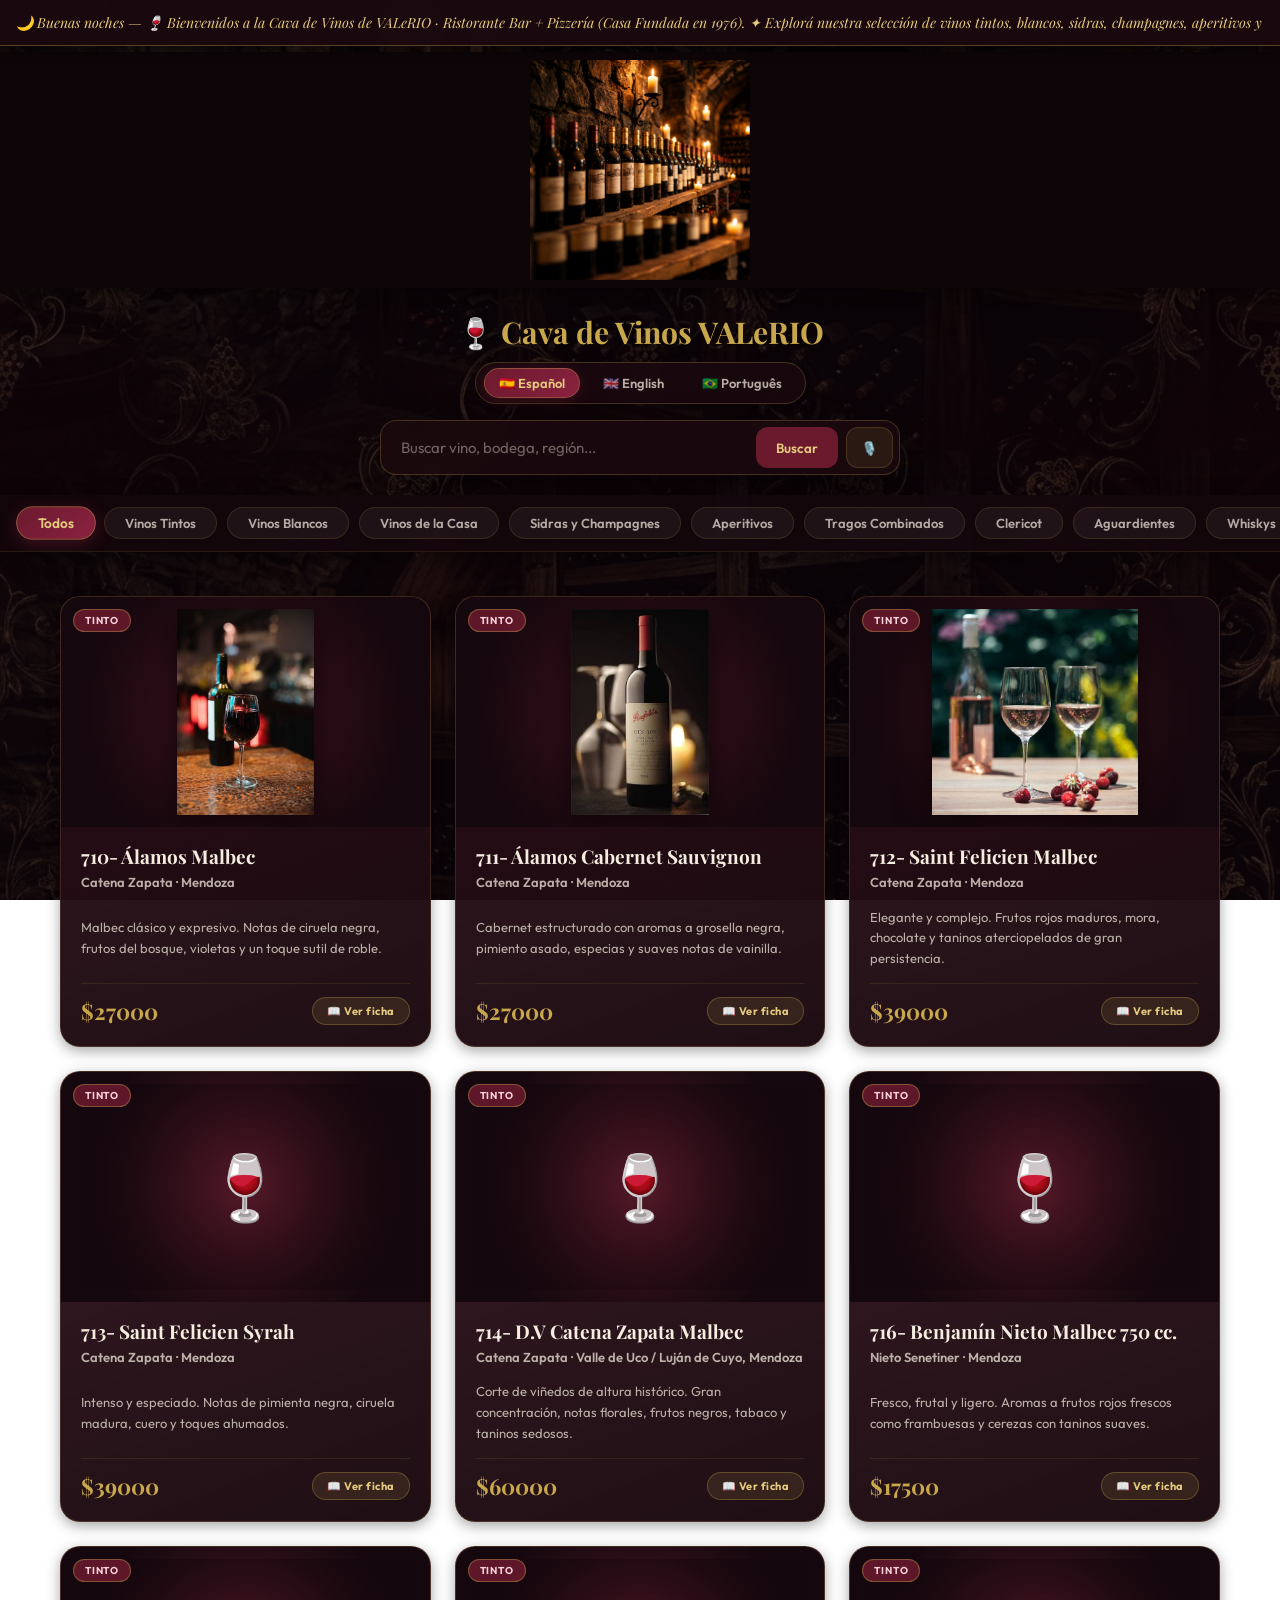
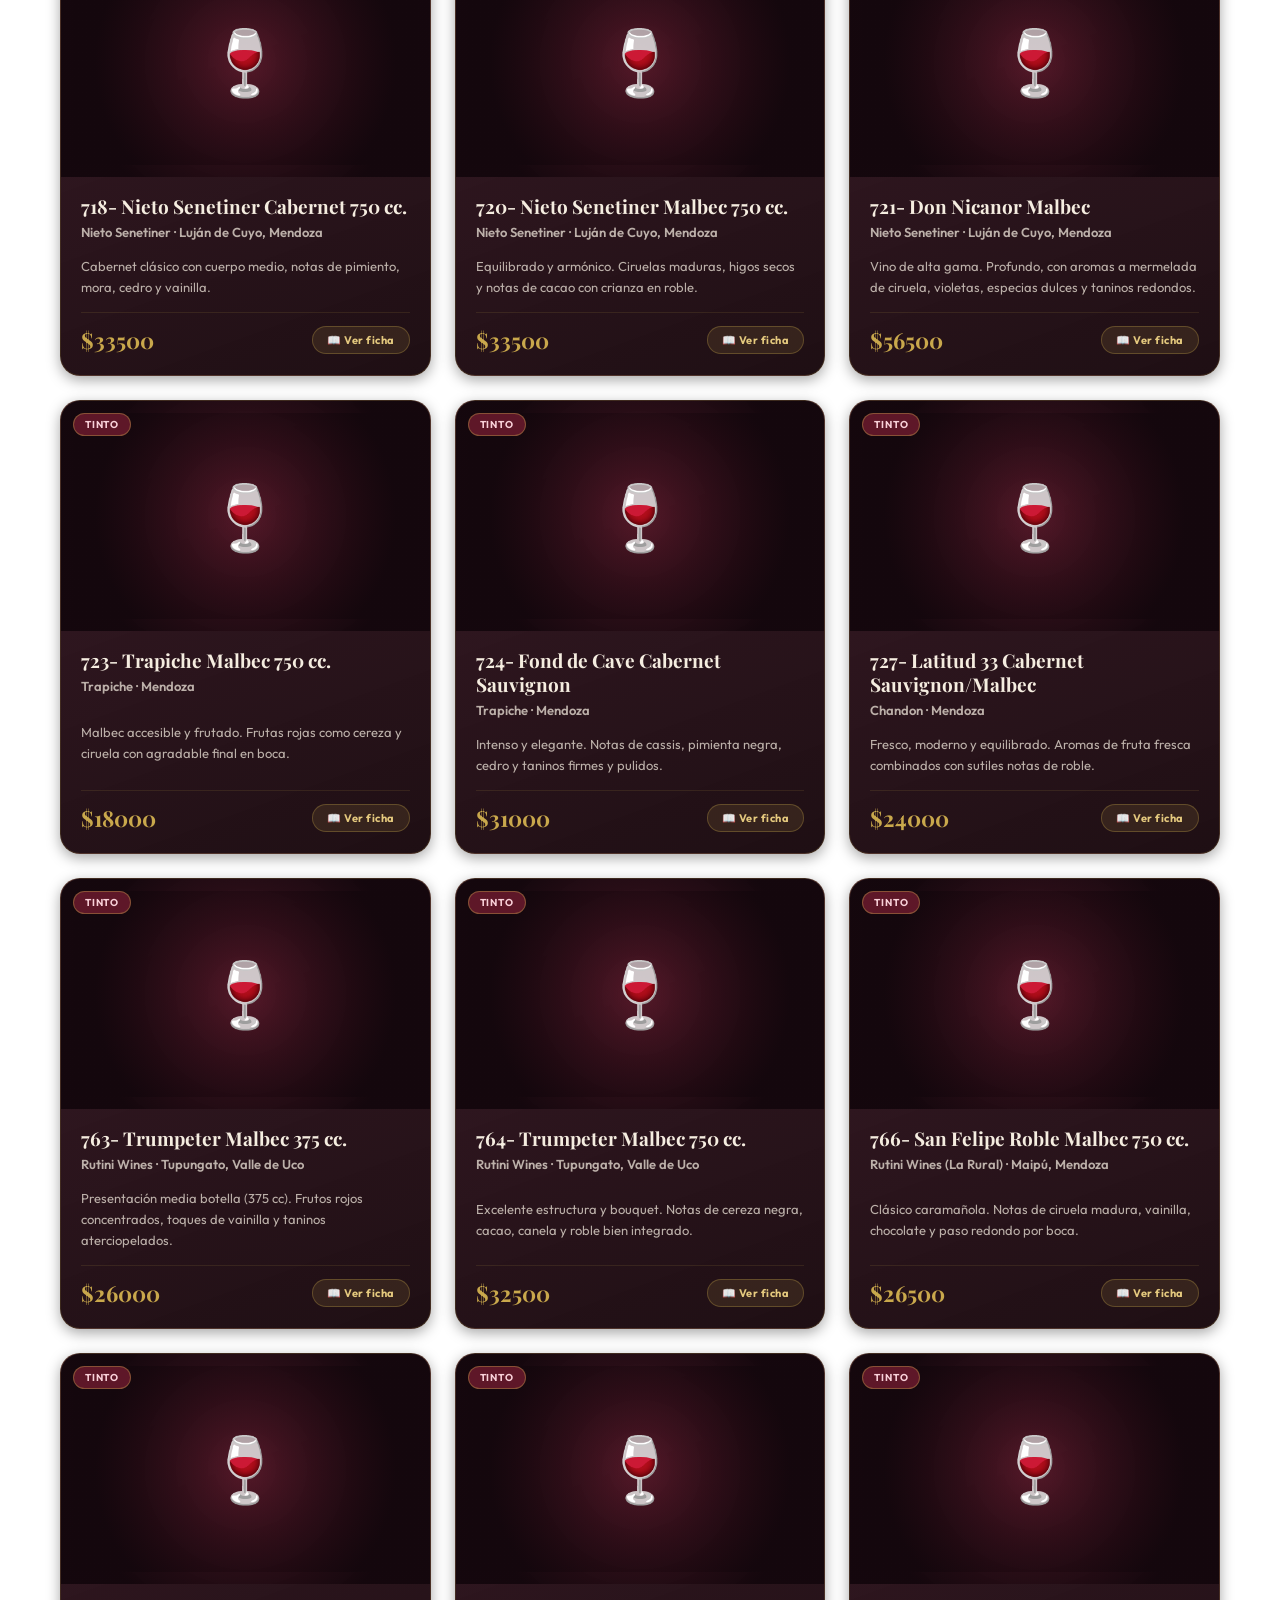
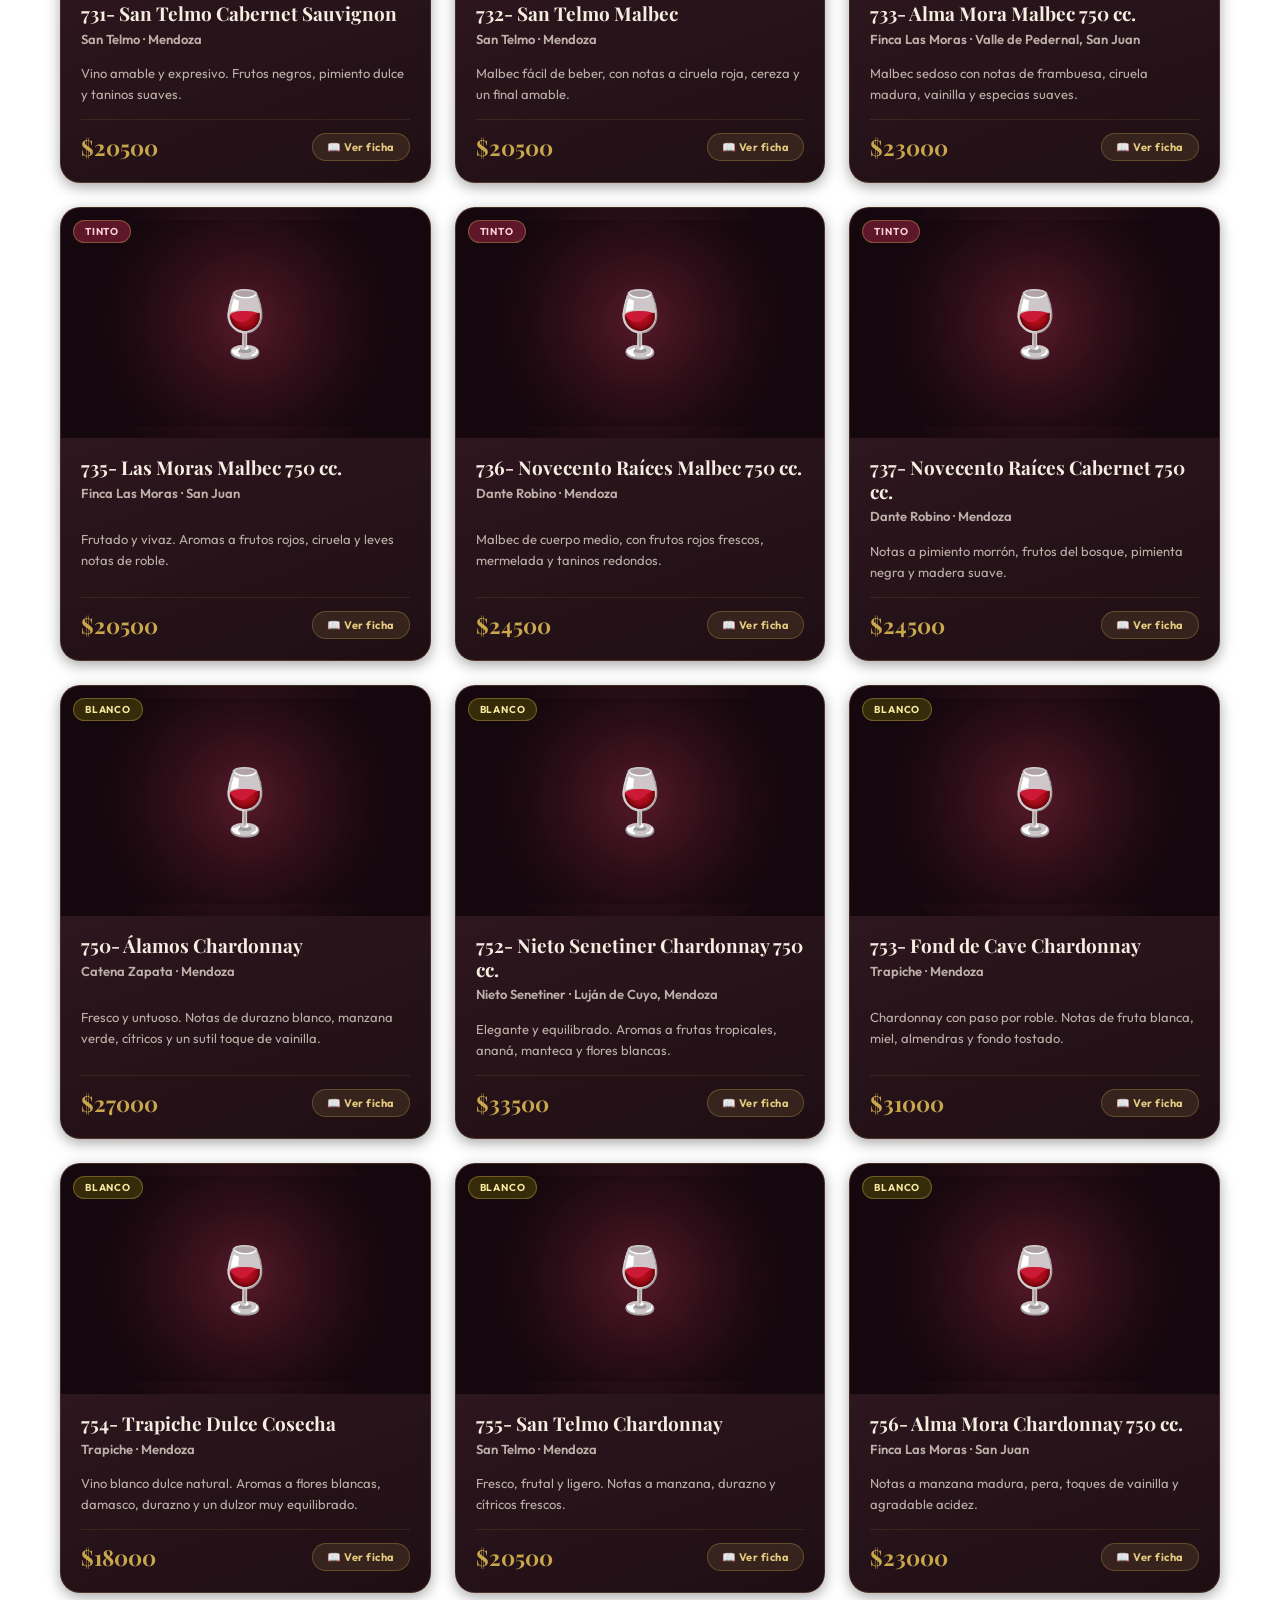
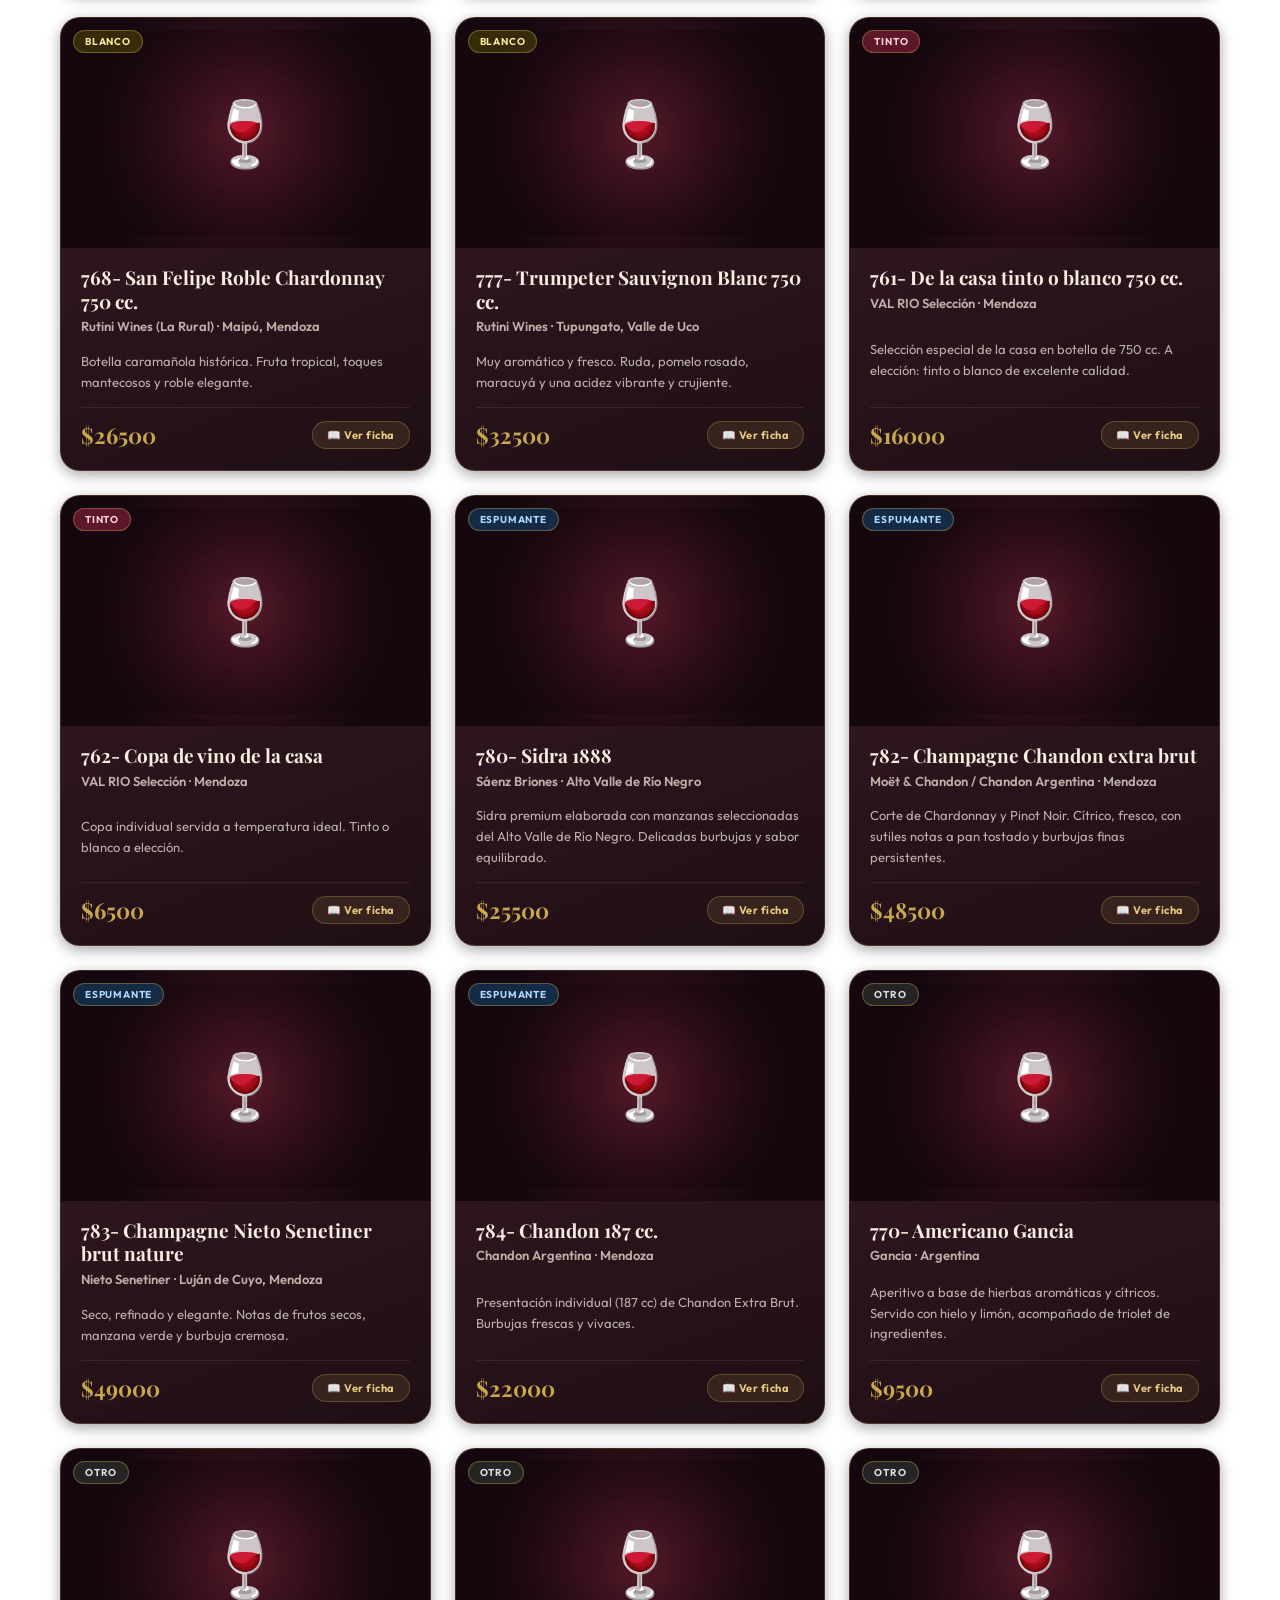
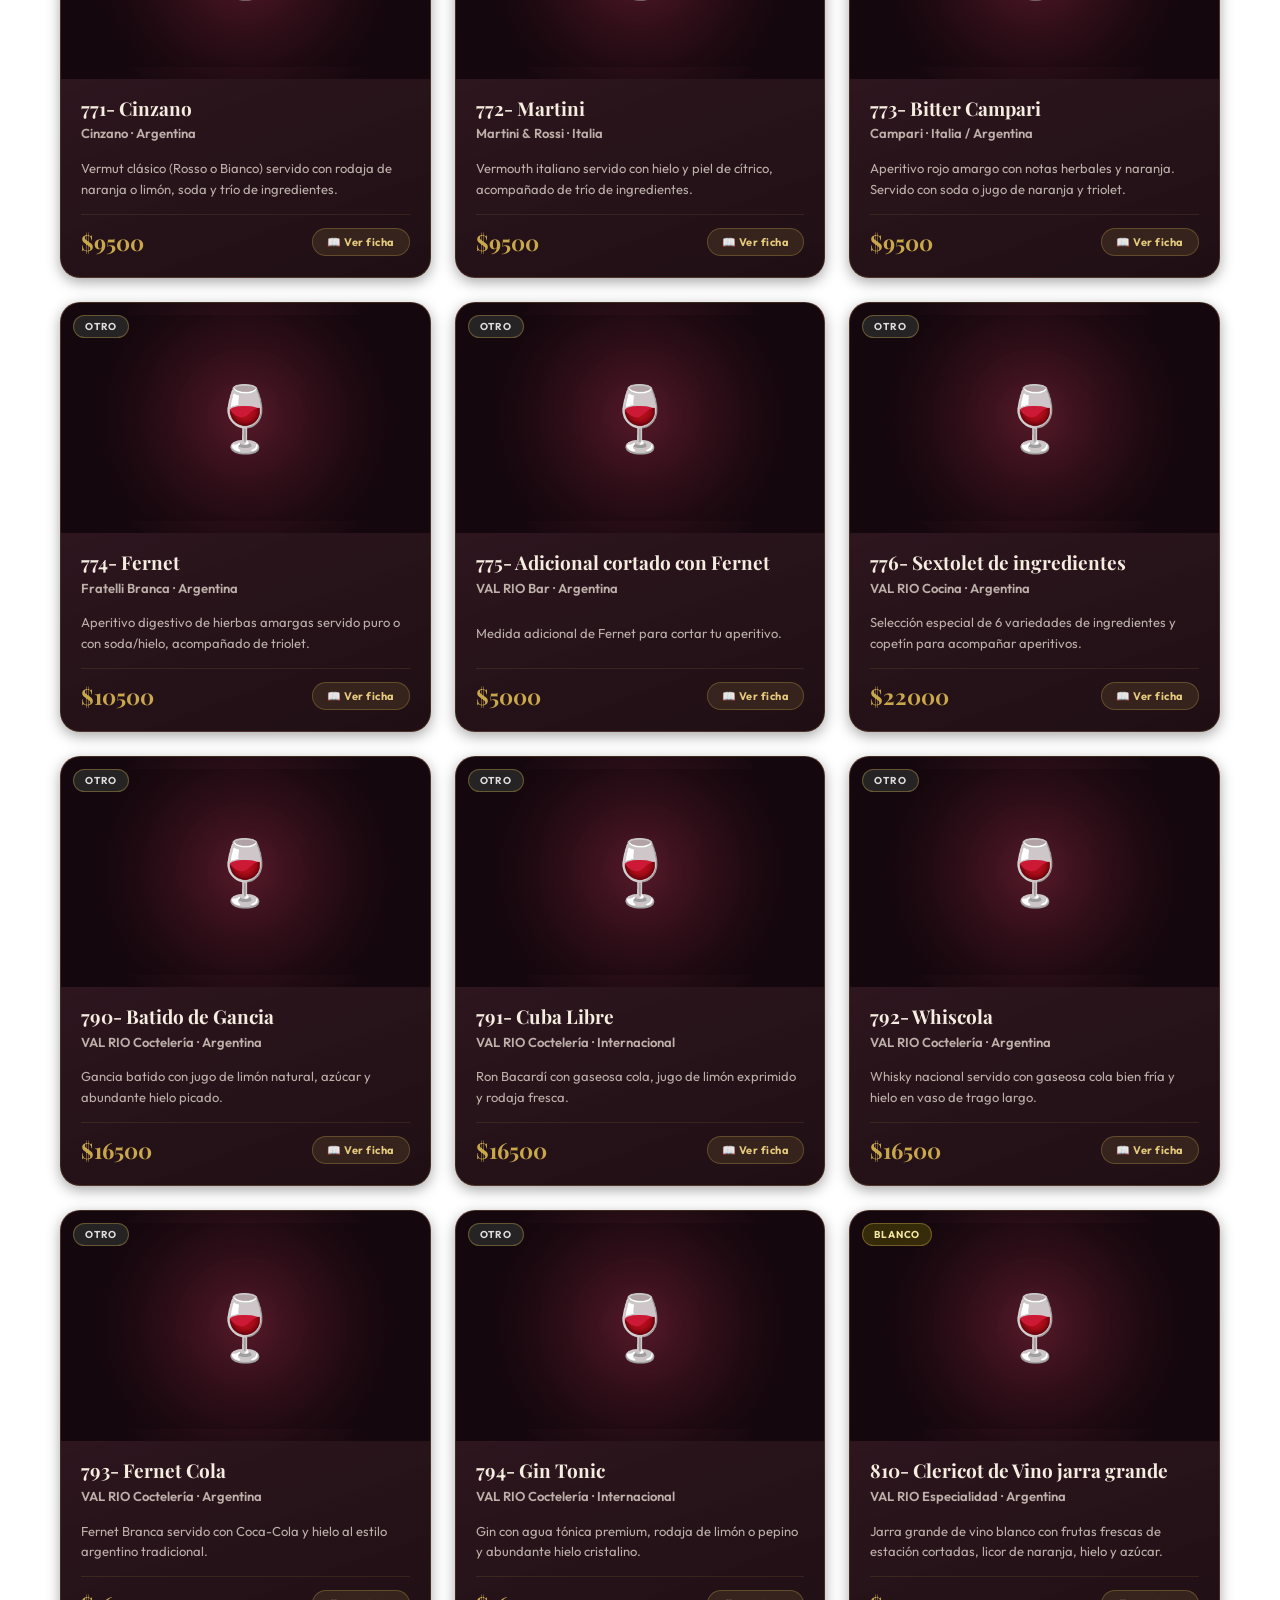
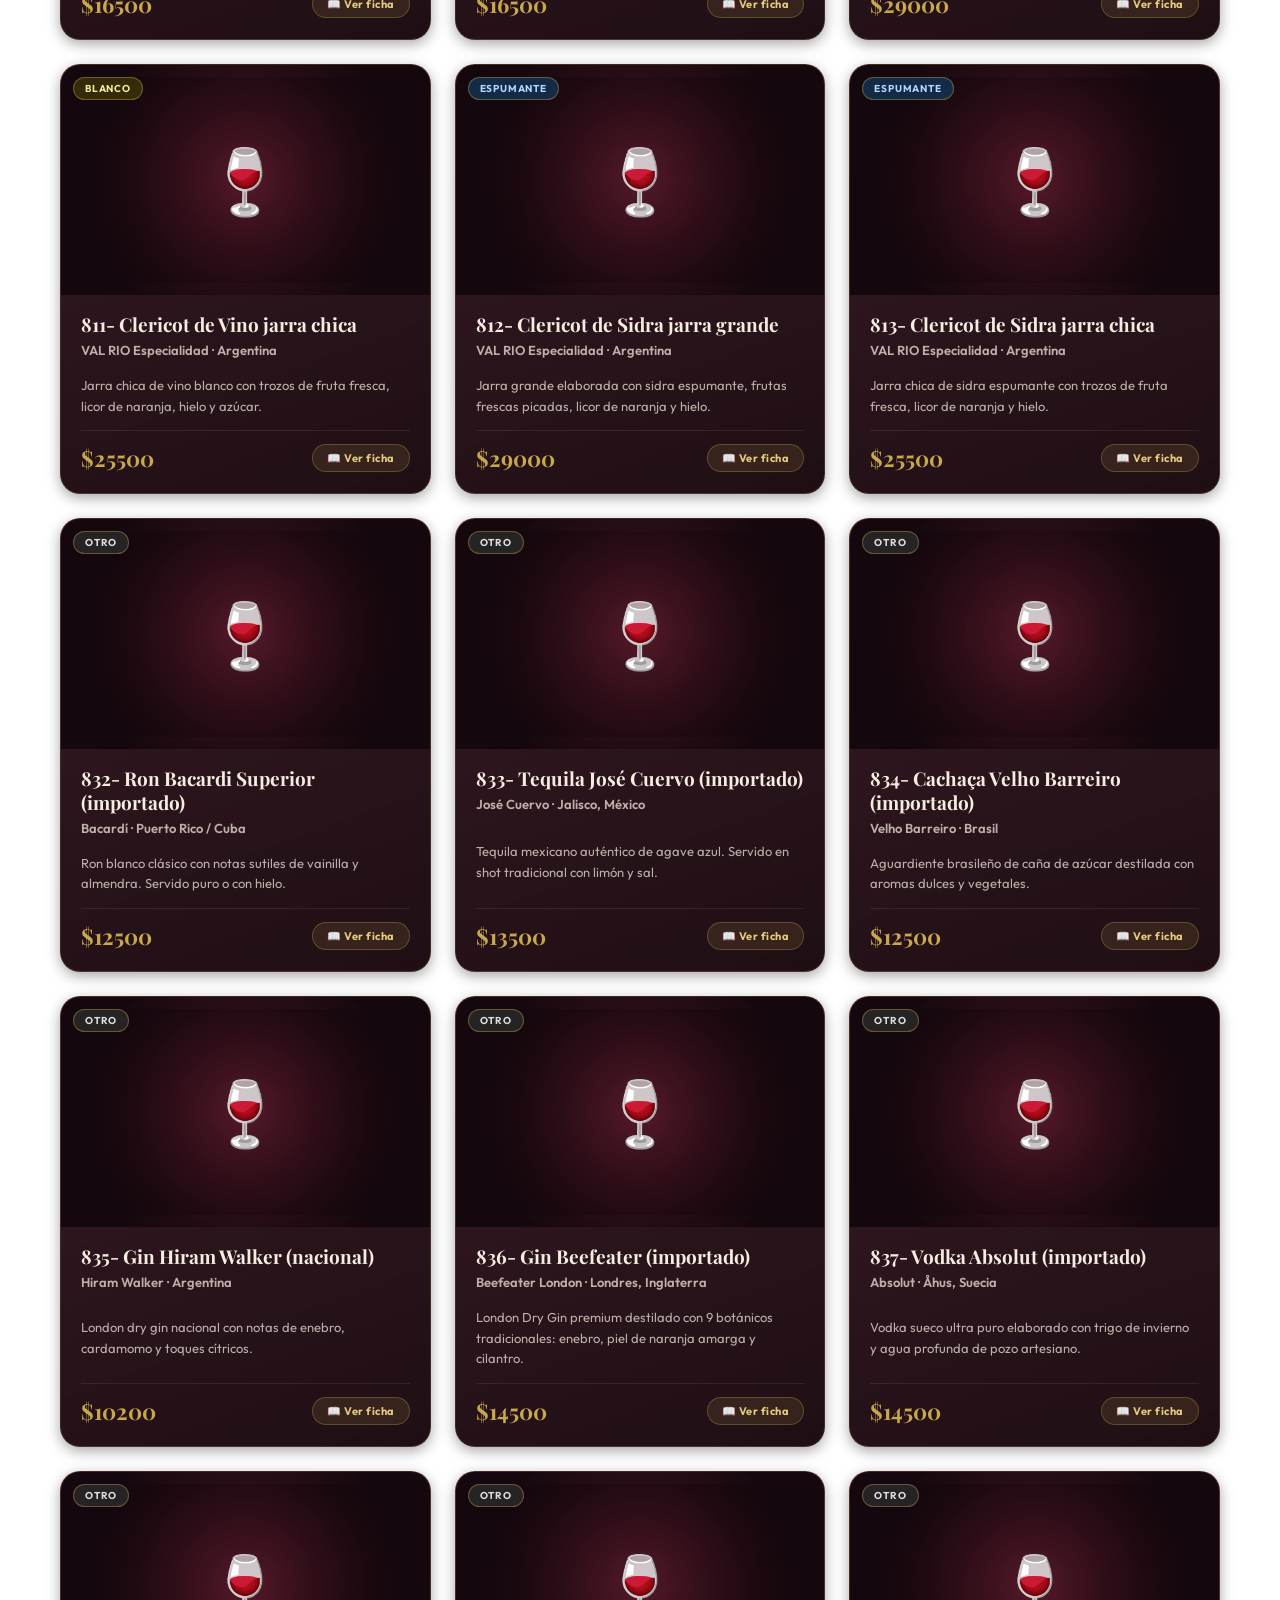
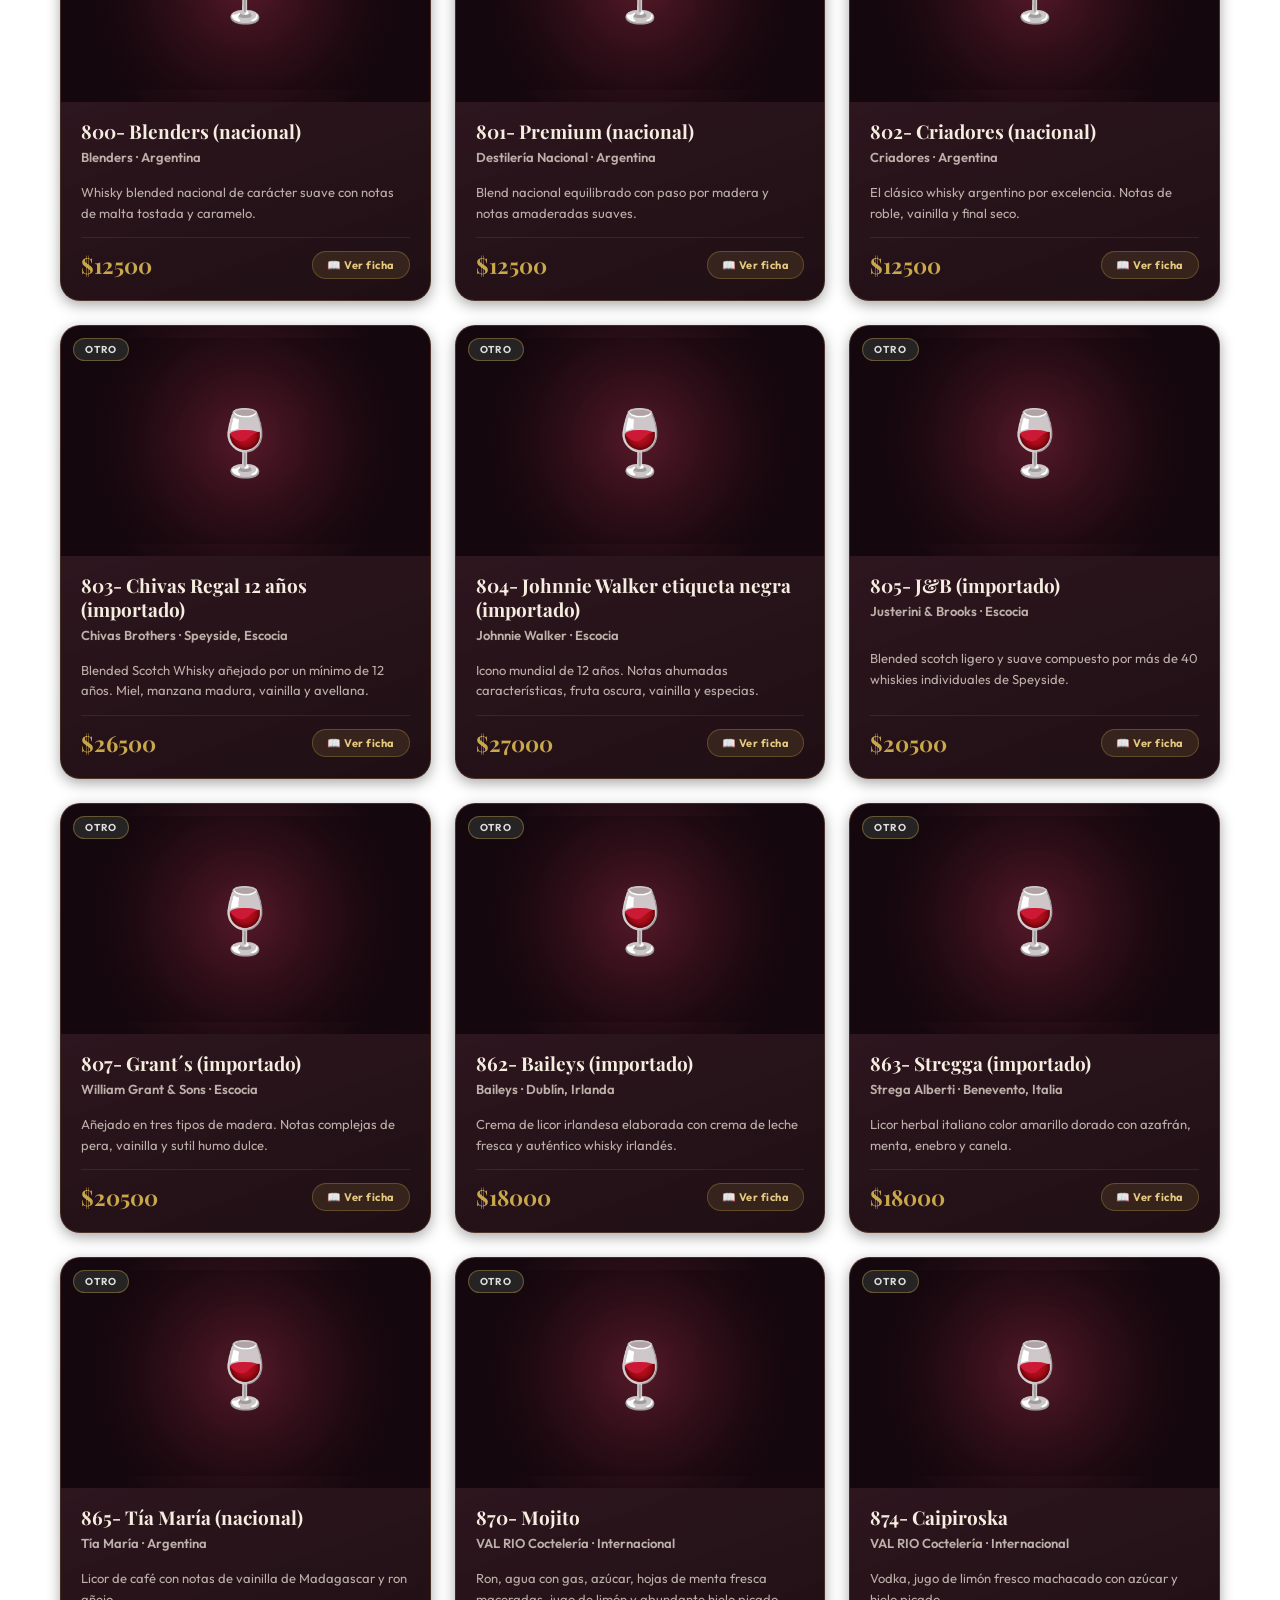
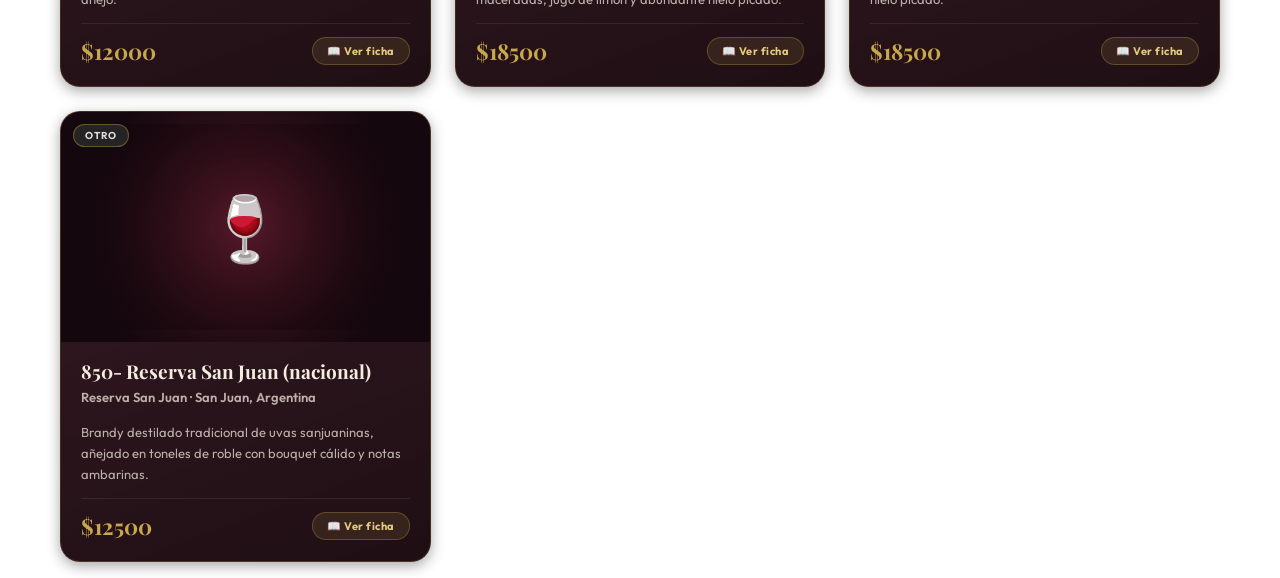
<file: index.html>
<!DOCTYPE html>
<html lang="es">

<head>
    <meta charset="UTF-8">
    <meta name="viewport" content="width=device-width, initial-scale=1.0">
    <title>Cava de Vinos</title>
    <meta name="description"
        content="Carta digital de vinos con fichas de catador. Descubrí historia, notas de cata y maridaje de cada vino.">
    <link
        href="https://fonts.googleapis.com/css2?family=Outfit:wght@300;400;500;600;700&family=Playfair+Display:ital,wght@0,500;0,600;0,700;1,500&display=swap"
        rel="stylesheet">

    <style>
        *,
        *::before,
        *::after {
            box-sizing: border-box;
        }

        :root {
            --primary: #6b1a2e;
            /* Borgoña profundo */
            --gold: #c9a84c;
            /* Oro añejo */
            --gold-light: #e4c97e;
            /* Oro claro */
            --dark: #1a0a0f;
            /* Negro vino */
            --dark2: #2d0e1a;
            /* Vino oscuro */
            --cream: #f5ede0;
            /* Crema pergamino */
            --glass: rgba(26, 10, 15, 0.82);
            --glass-b: rgba(201, 168, 76, 0.25);
            --shadow-sm: 0 4px 14px rgba(0, 0, 0, 0.35);
            --shadow-md: 0 10px 32px rgba(0, 0, 0, 0.5);
            --shadow-lg: 0 20px 60px rgba(0, 0, 0, 0.7);
        }

        body {
            font-family: 'Outfit', sans-serif;
            background: url('img/fondo_vinos.png') repeat center center;
            background-size: cover;
            background-attachment: fixed;
            margin: 0;
            padding: 0;
            padding-top: 52px;
            color: var(--cream);
            text-align: center;
            scroll-behavior: smooth;
        }

        body::before {
            content: "";
            position: fixed;
            inset: 0;
            background: rgba(15, 5, 10, 0.72);
            z-index: -1;
            pointer-events: none;
        }

        /* ========== TELEPROMPTER ========== */
        #teleprompter {
            position: fixed;
            top: 0;
            left: 0;
            width: 100%;
            background: rgba(26, 10, 15, 0.97);
            backdrop-filter: blur(10px);
            -webkit-backdrop-filter: blur(10px);
            color: var(--gold-light);
            z-index: 2000;
            padding: 13px 16px;
            font-family: 'Playfair Display', serif;
            font-size: 14px;
            font-style: italic;
            overflow: hidden;
            border-bottom: 1px solid rgba(201, 168, 76, 0.35);
            cursor: pointer;
            box-shadow: 0 2px 12px rgba(0, 0, 0, 0.5);
        }

        #tele-wrapper {
            overflow: hidden;
            white-space: nowrap;
            width: 100%;
        }

        #tele-track {
            display: inline-block;
            white-space: nowrap;
            will-change: transform;
        }

        @keyframes scrollTele {
            from {
                transform: translateX(0);
            }

            to {
                transform: translateX(-50%);
            }
        }

        /* ========== MODAL TELEPROMPTER ========== */
        #modalTele {
            display: none;
            position: fixed;
            inset: 0;
            background: rgba(15, 5, 10, 0.7);
            backdrop-filter: blur(8px);
            -webkit-backdrop-filter: blur(8px);
            z-index: 9999;
            align-items: center;
            justify-content: center;
            padding: 20px;
        }

        .modal-tele-content {
            background: linear-gradient(145deg, #2d0e1a, #1a0a0f);
            border: 1px solid var(--glass-b);
            width: 90%;
            max-width: 500px;
            max-height: 80vh;
            overflow-y: auto;
            border-radius: 24px;
            position: relative;
            padding: 32px;
            box-shadow: var(--shadow-lg);
            animation: zoomIn 0.35s cubic-bezier(0.34, 1.56, 0.64, 1);
            text-align: left;
        }

        /* ========== MODAL VINO (FICHA DE CATADOR) ========== */
        #modalVino {
            display: none;
            position: fixed;
            inset: 0;
            background: rgba(10, 4, 8, 0.8);
            backdrop-filter: blur(12px);
            -webkit-backdrop-filter: blur(12px);
            z-index: 8888;
            align-items: flex-start;
            justify-content: center;
            padding: 20px;
            overflow-y: auto;
        }

        #modalVino.open {
            display: flex;
        }

        .modal-vino-inner {
            background: linear-gradient(160deg, #2d0e1a 0%, #1a0a0f 60%);
            border: 1px solid rgba(201, 168, 76, 0.3);
            width: 100%;
            max-width: 620px;
            border-radius: 28px;
            position: relative;
            overflow: hidden;
            box-shadow: var(--shadow-lg);
            animation: zoomIn 0.38s cubic-bezier(0.34, 1.56, 0.64, 1);
            margin: auto;
        }

        .mv-image-container {
            position: relative;
            width: 100%;
            height: 290px;
            background: radial-gradient(circle at 50% 50%, rgba(107, 26, 46, 0.5) 0%, rgba(15, 5, 10, 0.98) 80%);
            display: flex;
            align-items: center;
            justify-content: center;
            padding: 16px;
            overflow: hidden;
            border-bottom: 1px solid rgba(201, 168, 76, 0.2);
        }

        .mv-img {
            max-width: 100%;
            max-height: 100%;
            width: auto;
            height: 100%;
            object-fit: contain;
            object-position: center;
            filter: drop-shadow(0 10px 24px rgba(0, 0, 0, 0.75));
            display: block;
            transition: transform 0.4s ease;
        }

        .mv-img-placeholder {
            width: 100%;
            height: 100%;
            background: transparent;
            display: flex;
            align-items: center;
            justify-content: center;
            font-size: 80px;
        }

        .mv-badge {
            position: absolute;
            top: 16px;
            left: 16px;
            background: var(--primary);
            color: var(--gold-light);
            font-size: 11px;
            font-weight: 700;
            text-transform: uppercase;
            letter-spacing: 1px;
            padding: 5px 14px;
            border-radius: 20px;
            border: 1px solid rgba(201, 168, 76, 0.4);
        }

        .mv-close {
            position: absolute;
            top: 14px;
            right: 14px;
            background: rgba(0, 0, 0, 0.6);
            color: var(--cream);
            border: 1px solid rgba(255, 255, 255, 0.15);
            border-radius: 50%;
            width: 36px;
            height: 36px;
            display: flex;
            align-items: center;
            justify-content: center;
            font-size: 16px;
            cursor: pointer;
            transition: all 0.2s ease;
        }

        .mv-close:hover {
            background: var(--primary);
            transform: rotate(90deg);
        }

        .mv-body {
            padding: 28px 28px 32px;
        }

        .mv-tipo-row {
            display: flex;
            gap: 8px;
            flex-wrap: wrap;
            margin-bottom: 14px;
        }

        .mv-chip {
            background: rgba(201, 168, 76, 0.12);
            border: 1px solid rgba(201, 168, 76, 0.3);
            color: var(--gold-light);
            font-size: 11px;
            font-weight: 600;
            padding: 4px 12px;
            border-radius: 20px;
            text-transform: uppercase;
            letter-spacing: 0.6px;
        }

        .mv-nombre {
            font-family: 'Playfair Display', serif;
            font-size: 26px;
            font-weight: 700;
            color: var(--cream);
            margin: 0 0 4px;
            line-height: 1.2;
        }

        .mv-bodega {
            font-size: 13px;
            color: var(--gold);
            font-weight: 600;
            margin: 0 0 20px;
            letter-spacing: 0.3px;
        }

        .mv-divider {
            border: none;
            border-top: 1px solid rgba(201, 168, 76, 0.18);
            margin: 18px 0;
        }

        .mv-section-label {
            font-size: 10px;
            font-weight: 700;
            text-transform: uppercase;
            letter-spacing: 1.5px;
            color: var(--gold);
            margin: 0 0 7px;
            display: flex;
            align-items: center;
            gap: 6px;
        }

        .mv-section-label::after {
            content: '';
            flex: 1;
            height: 1px;
            background: rgba(201, 168, 76, 0.2);
        }

        .mv-text {
            font-size: 14px;
            color: rgba(245, 237, 224, 0.85);
            line-height: 1.7;
            margin: 0 0 18px;
        }

        .mv-maridaje-grid {
            display: flex;
            flex-wrap: wrap;
            gap: 8px;
            margin-bottom: 18px;
        }

        .mv-maridaje-item {
            background: rgba(107, 26, 46, 0.35);
            border: 1px solid rgba(201, 168, 76, 0.2);
            color: var(--cream);
            font-size: 12px;
            padding: 5px 12px;
            border-radius: 14px;
        }

        /* ========== CRIANZA / BARRICA ========== */
        .mv-crianza-box {
            display: flex;
            align-items: center;
            gap: 12px;
            background: linear-gradient(135deg, rgba(201, 168, 76, 0.12), rgba(107, 26, 46, 0.28));
            border: 1px solid rgba(201, 168, 76, 0.35);
            border-radius: 14px;
            padding: 11px 16px;
            margin: 0 0 16px;
            text-align: left;
            box-shadow: 0 4px 14px rgba(0, 0, 0, 0.25);
        }

        .mv-crianza-icon {
            font-size: 24px;
            flex-shrink: 0;
            filter: drop-shadow(0 2px 4px rgba(0,0,0,0.5));
        }

        .mv-crianza-content {
            display: flex;
            flex-direction: column;
            gap: 2px;
        }

        .mv-crianza-label {
            font-size: 10px;
            font-weight: 700;
            text-transform: uppercase;
            letter-spacing: 1.2px;
            color: var(--gold);
        }

        .mv-crianza-val {
            font-size: 13.5px;
            color: var(--cream);
            font-weight: 500;
            line-height: 1.4;
        }

        .mv-footer {
            display: flex;
            justify-content: space-between;
            align-items: center;
            padding-top: 14px;
            border-top: 1px solid rgba(201, 168, 76, 0.15);
        }

        .mv-price {
            font-family: 'Playfair Display', serif;
            font-size: 28px;
            font-weight: 700;
            color: var(--gold);
        }

        .mv-region {
            font-size: 12px;
            color: rgba(245, 237, 224, 0.5);
            text-align: right;
        }

        @keyframes zoomIn {
            from {
                transform: scale(0.85);
                opacity: 0;
            }

            to {
                transform: scale(1);
                opacity: 1;
            }
        }

        /* ========== HEADER ========== */
        header {
            width: 100%;
            height: auto;
            min-height: 160px;
            max-height: 260px;
            display: flex;
            justify-content: center;
            align-items: center;
            background: #0d0508;
            overflow: hidden;
            position: relative;
            box-shadow: 0 4px 30px rgba(0, 0, 0, 0.6);
            padding: 8px 12px;
        }

        header img {
            width: auto;
            max-width: 100%;
            height: auto;
            max-height: 220px;
            object-fit: contain;
            display: block;
            margin: 0 auto;
            position: relative;
            z-index: 1;
        }

        @media (max-width: 768px) {
            header {
                min-height: 140px;
                max-height: 220px;
                padding: 6px 10px;
            }

            header img {
                max-height: 190px;
            }
        }

        @media (max-width: 480px) {
            header {
                min-height: 120px;
                max-height: 190px;
                padding: 4px 8px;
            }

            header img {
                max-height: 160px;
            }
        }

        .banner {
            margin: 24px 0 6px;
            font-family: 'Playfair Display', serif;
            font-size: 30px;
            font-weight: 700;
            color: var(--cream);
            text-shadow: 0 2px 12px rgba(0, 0, 0, 0.6);
        }

        .banner span {
            color: var(--gold);
        }

        /* ========== SELECTOR DE IDIOMA ========== */
        .lang-selector-container {
            display: flex;
            justify-content: center;
            margin: 10px auto 14px;
            padding: 0 16px;
        }

        .lang-selector {
            display: inline-flex;
            gap: 8px;
            background: rgba(26, 10, 15, 0.88);
            backdrop-filter: blur(12px);
            -webkit-backdrop-filter: blur(12px);
            border: 1px solid rgba(201, 168, 76, 0.25);
            padding: 5px 8px;
            border-radius: 22px;
            box-shadow: var(--shadow-sm);
        }

        .lang-btn {
            background: transparent;
            border: 1px solid transparent;
            color: rgba(245, 237, 224, 0.72);
            padding: 6px 14px;
            border-radius: 16px;
            font-family: 'Outfit', sans-serif;
            font-size: 13px;
            font-weight: 600;
            cursor: pointer;
            transition: all 0.25s ease;
            display: inline-flex;
            align-items: center;
            gap: 6px;
        }

        .lang-btn:hover {
            color: var(--gold-light);
            background: rgba(201, 168, 76, 0.12);
        }

        .lang-btn.active {
            background: linear-gradient(135deg, var(--primary), #8a2240);
            color: var(--gold-light);
            border: 1px solid rgba(201, 168, 76, 0.35);
            box-shadow: 0 2px 12px rgba(107, 26, 46, 0.5);
        }

        /* ========== BUSCADOR ========== */
        .search-box {
            display: flex;
            justify-content: center;
            gap: 8px;
            margin: 16px auto 20px;
            max-width: 520px;
            width: 90%;
            background: rgba(26, 10, 15, 0.85);
            backdrop-filter: blur(12px);
            -webkit-backdrop-filter: blur(12px);
            border: 1px solid rgba(201, 168, 76, 0.25);
            padding: 6px;
            border-radius: 16px;
            box-shadow: var(--shadow-md);
        }

        .search-box input {
            flex: 1;
            min-width: 0;
            border: none;
            background: transparent;
            padding: 11px 14px;
            font-size: 15px;
            color: var(--cream);
            font-family: 'Outfit', sans-serif;
            font-weight: 400;
        }

        .search-box input::placeholder {
            color: rgba(245, 237, 224, 0.4);
        }

        .search-box input:focus {
            outline: none;
        }

        .search-box button {
            background: var(--primary);
            color: var(--gold-light);
            border: none;
            border-radius: 12px;
            padding: 10px 20px;
            font-family: 'Outfit', sans-serif;
            font-weight: 600;
            cursor: pointer;
            transition: all 0.2s ease;
        }

        .search-box button:hover {
            background: #8a2240;
            transform: scale(1.02);
        }

        #btnVoice {
            background: rgba(201, 168, 76, 0.1);
            color: var(--gold-light);
            border: 1px solid rgba(201, 168, 76, 0.2);
            border-radius: 12px;
            display: flex;
            align-items: center;
            justify-content: center;
            padding: 10px 14px;
            transition: all 0.2s ease;
            cursor: pointer;
        }

        #btnVoice:hover {
            background: rgba(201, 168, 76, 0.2);
            transform: scale(1.05);
        }

        @keyframes voicePulse {
            0% {
                box-shadow: 0 0 0 0 rgba(201, 168, 76, 0.5);
            }

            70% {
                box-shadow: 0 0 0 10px rgba(201, 168, 76, 0);
            }

            100% {
                box-shadow: 0 0 0 0 rgba(201, 168, 76, 0);
            }
        }

        .recording {
            animation: voicePulse 1.5s infinite;
            background: var(--primary) !important;
            color: white !important;
        }

        /* ========== CATEGORÍAS ========== */
        #category-buttons {
            display: flex;
            flex-wrap: nowrap;
            overflow-x: auto;
            scrollbar-width: none;
            -ms-overflow-style: none;
            padding: 12px 18px;
            gap: 10px;
            position: sticky;
            top: 45px;
            background: rgba(20, 7, 13, 0.9);
            backdrop-filter: blur(18px);
            -webkit-backdrop-filter: blur(18px);
            z-index: 1000;
            box-shadow: 0 4px 20px rgba(0, 0, 0, 0.4);
            border-bottom: 1px solid rgba(201, 168, 76, 0.12);
            margin: 0 0 28px;
        }

        #category-buttons::-webkit-scrollbar {
            display: none;
        }

        #category-buttons button {
            flex: 0 0 auto;
            background: rgba(255, 255, 255, 0.05);
            color: rgba(245, 237, 224, 0.7);
            border: 1px solid rgba(201, 168, 76, 0.15);
            border-radius: 20px;
            padding: 7px 20px;
            font-family: 'Outfit', sans-serif;
            font-weight: 600;
            font-size: 13px;
            cursor: pointer;
            transition: all 0.3s cubic-bezier(0.25, 0.8, 0.25, 1);
        }

        #category-buttons button:hover {
            background: rgba(201, 168, 76, 0.12);
            border-color: rgba(201, 168, 76, 0.4);
            color: var(--gold-light);
            transform: translateY(-1px);
        }

        #category-buttons button.active-cat {
            background: linear-gradient(135deg, var(--primary), #8a2240);
            color: var(--gold-light);
            border-color: rgba(201, 168, 76, 0.4);
            box-shadow: 0 4px 14px rgba(107, 26, 46, 0.5);
            transform: scale(1.05);
        }

        /* ========== GRILLA DE VINOS ========== */
        #product-list {
            display: grid;
            grid-template-columns: repeat(auto-fill, minmax(300px, 1fr));
            gap: 24px;
            padding: 16px 20px;
            max-width: 1200px;
            margin: 0 auto;
            min-height: 300px;
        }

        .item {
            background: linear-gradient(160deg, rgba(45, 14, 26, 0.95), rgba(26, 10, 15, 0.98));
            border: 1px solid rgba(201, 168, 76, 0.18);
            border-radius: 20px;
            overflow: hidden;
            box-shadow: var(--shadow-sm);
            transition: all 0.4s cubic-bezier(0.165, 0.84, 0.44, 1);
            display: flex;
            flex-direction: column;
            text-align: left;
            position: relative;
            cursor: pointer;
        }

        .item:hover {
            transform: translateY(-8px);
            box-shadow: var(--shadow-md);
            border-color: rgba(201, 168, 76, 0.4);
        }

        .item-image-wrapper {
            width: 100%;
            height: 230px;
            overflow: hidden;
            position: relative;
            background: radial-gradient(circle at 50% 50%, rgba(107, 26, 46, 0.45) 0%, rgba(20, 7, 13, 0.98) 75%);
            display: flex;
            align-items: center;
            justify-content: center;
            padding: 12px;
        }

        .item img {
            width: 100%;
            height: 100%;
            object-fit: contain;
            object-position: center;
            filter: drop-shadow(0 8px 16px rgba(0, 0, 0, 0.65));
            transition: transform 0.5s cubic-bezier(0.165, 0.84, 0.44, 1);
        }

        .item:hover img {
            transform: scale(1.06) translateY(-2px);
        }

        .item-img-placeholder {
            width: 100%;
            height: 100%;
            display: flex;
            align-items: center;
            justify-content: center;
            font-size: 64px;
            background: radial-gradient(circle at 50% 50%, rgba(107, 26, 46, 0.35) 0%, rgba(20, 7, 13, 0.95) 75%);
        }

        .item-tipo-badge {
            position: absolute;
            top: 12px;
            left: 12px;
            font-size: 10px;
            font-weight: 700;
            text-transform: uppercase;
            letter-spacing: 0.8px;
            padding: 4px 11px;
            border-radius: 20px;
            border: 1px solid rgba(201, 168, 76, 0.4);
        }

        .tipo-tinto {
            background: rgba(107, 26, 46, 0.85);
            color: #f8d0d8;
        }

        .tipo-blanco {
            background: rgba(60, 50, 10, 0.85);
            color: #f5e8a0;
        }

        .tipo-rosado {
            background: rgba(120, 30, 70, 0.85);
            color: #ffc0cb;
        }

        .tipo-espumante {
            background: rgba(20, 50, 80, 0.85);
            color: #b0d8ff;
        }

        .tipo-default {
            background: rgba(40, 40, 40, 0.85);
            color: #ddd;
        }

        .item-anio-badge {
            position: absolute;
            top: 12px;
            right: 12px;
            background: rgba(201, 168, 76, 0.85);
            color: #1a0a0f;
            font-size: 11px;
            font-weight: 700;
            padding: 3px 10px;
            border-radius: 12px;
        }

        .item-content {
            padding: 18px 20px 20px;
            display: flex;
            flex-direction: column;
            flex-grow: 1;
        }

        .item h3 {
            font-family: 'Playfair Display', serif;
            font-size: 19px;
            color: var(--cream);
            margin: 0 0 3px;
            font-weight: 700;
            line-height: 1.25;
        }

        .item-bodega {
            font-size: 12px;
            color: var(--gold);
            font-weight: 600;
            margin: 0 0 10px;
        }

        .item p {
            font-size: 13px;
            color: rgba(245, 237, 224, 0.72);
            line-height: 1.6;
            margin: 0 0 14px;
            flex-grow: 1;
        }

        .item-footer {
            display: flex;
            justify-content: space-between;
            align-items: center;
            margin-top: auto;
            padding-top: 12px;
            border-top: 1px solid rgba(201, 168, 76, 0.12);
        }

        .price {
            font-size: 22px;
            font-weight: 700;
            color: var(--gold);
            margin: 0;
            font-family: 'Playfair Display', serif;
        }

        .ver-ficha-btn {
            background: rgba(201, 168, 76, 0.12);
            border: 1px solid rgba(201, 168, 76, 0.3);
            color: var(--gold-light);
            font-size: 11px;
            font-weight: 700;
            letter-spacing: 0.5px;
            padding: 6px 14px;
            border-radius: 14px;
            cursor: pointer;
            transition: all 0.2s ease;
            font-family: 'Outfit', sans-serif;
        }

        .ver-ficha-btn:hover {
            background: rgba(201, 168, 76, 0.22);
            border-color: var(--gold);
        }

        /* ========== BOTÓN SUBIR ========== */
        #btnUp {
            position: fixed;
            bottom: 24px;
            right: 24px;
            background: var(--primary);
            color: var(--gold-light);
            border: 1px solid rgba(201, 168, 76, 0.4);
            border-radius: 50%;
            width: 48px;
            height: 48px;
            display: none;
            cursor: pointer;
            z-index: 1000;
            box-shadow: 0 4px 20px rgba(107, 26, 46, 0.5);
            transition: all 0.3s ease;
            font-size: 18px;
        }

        #btnUp:hover {
            background: #8a2240;
            transform: scale(1.1);
        }

        /* ========== VOICE OVERLAY ========== */
        #voice-overlay {
            position: fixed;
            bottom: 0;
            left: 0;
            right: 0;
            background: rgba(20, 7, 13, 0.97);
            backdrop-filter: blur(16px);
            -webkit-backdrop-filter: blur(16px);
            border-top: 2px solid var(--gold);
            z-index: 3000;
            padding: 28px 20px calc(28px + env(safe-area-inset-bottom));
            box-shadow: 0 -10px 40px rgba(0, 0, 0, 0.5);
            transition: transform 0.35s cubic-bezier(0.16, 1, 0.3, 1), opacity 0.3s ease, visibility 0.3s ease;
            transform: translateY(100%);
            opacity: 0;
            visibility: hidden;
            border-top-left-radius: 24px;
            border-top-right-radius: 24px;
        }

        #voice-overlay.active {
            transform: translateY(0);
            opacity: 1;
            visibility: visible;
        }

        .voice-overlay-content {
            display: flex;
            flex-direction: column;
            align-items: center;
            justify-content: center;
            position: relative;
            max-width: 420px;
            margin: 0 auto;
        }

        .voice-mic-icon {
            font-size: 30px;
            background: linear-gradient(135deg, var(--primary), #8a2240);
            width: 68px;
            height: 68px;
            border-radius: 50%;
            display: flex;
            align-items: center;
            justify-content: center;
            color: white;
            box-shadow: 0 0 24px rgba(201, 168, 76, 0.3);
            position: relative;
            z-index: 2;
        }

        .voice-glow-ring {
            position: absolute;
            width: 70px;
            height: 70px;
            border-radius: 50%;
            background: transparent;
            border: 2px solid var(--gold);
            z-index: 1;
            animation: rippleVoice 1.8s infinite ease-out;
        }

        @keyframes rippleVoice {
            0% {
                transform: scale(1);
                opacity: 1;
            }

            100% {
                transform: scale(1.7);
                opacity: 0;
            }
        }

        #voice-status-text {
            font-family: 'Playfair Display', serif;
            color: var(--cream);
            font-size: 20px;
            margin: 14px 0 4px;
            font-weight: 600;
        }

        #voice-sub-text {
            color: rgba(245, 237, 224, 0.6);
            font-size: 13px;
            margin: 0 0 18px;
        }

        .voice-waves {
            display: flex;
            align-items: center;
            gap: 5px;
            height: 38px;
            margin-bottom: 14px;
        }

        .voice-wave {
            width: 4px;
            height: 8px;
            background: var(--gold);
            border-radius: 4px;
            animation: soundBounce 1.2s infinite ease-in-out alternate;
        }

        .voice-wave.bar-1 {
            animation-delay: 0.1s;
        }

        .voice-wave.bar-2 {
            animation-delay: 0.3s;
        }

        .voice-wave.bar-3 {
            animation-delay: 0.6s;
            height: 12px;
        }

        .voice-wave.bar-4 {
            animation-delay: 0.2s;
        }

        .voice-wave.bar-5 {
            animation-delay: 0.4s;
        }

        @keyframes soundBounce {
            0% {
                height: 8px;
            }

            100% {
                height: 36px;
                background: var(--gold-light);
            }
        }

        #btn-cancel-voice {
            position: absolute;
            top: -10px;
            right: 0;
            background: rgba(255, 255, 255, 0.08);
            border: none;
            color: var(--cream);
            border-radius: 50%;
            width: 36px;
            height: 36px;
            font-size: 14px;
            cursor: pointer;
            display: flex;
            align-items: center;
            justify-content: center;
            transition: all 0.2s;
        }

        #btn-cancel-voice:hover {
            background: rgba(255, 255, 255, 0.18);
        }

        /* ========== MODAL CLOSE GENERIC ========== */
        .modal-close-btn {
            position: absolute;
            top: 18px;
            right: 18px;
            background: rgba(201, 168, 76, 0.1);
            color: var(--gold-light);
            border: 1px solid rgba(201, 168, 76, 0.25);
            border-radius: 50%;
            width: 34px;
            height: 34px;
            display: flex;
            align-items: center;
            justify-content: center;
            font-size: 14px;
            font-weight: bold;
            cursor: pointer;
            transition: all 0.2s ease;
        }

        .modal-close-btn:hover {
            background: var(--primary);
            transform: rotate(90deg);
        }

        /* ========== RESPONSIVE ========== */
        @media(max-width:600px) {
            .banner {
                font-size: 24px;
            }

            .lang-btn {
                padding: 5px 10px;
                font-size: 12px;
            }

            #product-list {
                grid-template-columns: 1fr;
                padding: 10px;
                gap: 16px;
            }

            .item-image-wrapper {
                height: 175px;
            }

            .mv-body {
                padding: 20px 18px 24px;
            }

            .mv-nombre {
                font-size: 22px;
            }
        }

        @media(max-width:480px) {
            .search-box {
                width: 92%;
                padding: 4px;
                gap: 5px;
            }

            .search-box input {
                padding: 10px 10px;
                font-size: 15px;
            }

            .search-box button {
                padding: 8px 14px;
                font-size: 13px;
            }
        }
    </style>
</head>

<body>

    <!-- TELEPROMPTER SOMMELIER -->
    <div id="teleprompter" onclick="abrirModalTele()">
        <div id="tele-wrapper">
            <div id="tele-track">Cargando sugerencias del sommelier...</div>
        </div>
    </div>

    <!-- MODAL TELEPROMPTER -->
    <div id="modalTele">
        <div class="modal-tele-content">
            <button class="modal-close-btn" onclick="event.stopPropagation(); cerrarModalTele()">✕</button>
            <h2 id="modal-tele-title"
                style="font-family:'Playfair Display',serif; color:var(--gold); margin-top:0; font-size:22px; border-bottom: 1px solid rgba(201,168,76,0.3); padding-bottom:10px; margin-bottom:16px;">
                🍷 Sommelier Digital
            </h2>
            <div id="modal-tele-text" style="line-height:1.7; color:rgba(245,237,224,0.85);"></div>
        </div>
    </div>

    <!-- MODAL FICHA DE CATADOR -->
    <div id="modalVino">
        <div class="modal-vino-inner" id="modalVinoInner">
            <!-- Se llena dinámicamente -->
        </div>
    </div>

    <!-- HEADER -->
    <header>
        <img src="img/header_cava1.png" alt="Cava de Vinos" onerror="this.style.display='none'">
    </header>

    <div class="banner" id="banner-text">🍷 <span>Cava de Vinos</span></div>

    <!-- SELECTOR DE IDIOMA ARRIBA -->
    <div class="lang-selector-container">
        <div class="lang-selector">
            <button class="lang-btn active" id="btn-lang-es" onclick="cambiarIdioma('es')">🇪🇸 Español</button>
            <button class="lang-btn" id="btn-lang-en" onclick="cambiarIdioma('en')">🇬🇧 English</button>
            <button class="lang-btn" id="btn-lang-pt" onclick="cambiarIdioma('pt')">🇧🇷 Português</button>
        </div>
    </div>

    <!-- BUSCADOR -->
    <div class="search-box">
        <input id="search" type="text" placeholder="Buscar vino, bodega, región...">
        <button id="btnSearch">Buscar</button>
        <button id="btnVoice" title="Búsqueda por voz">🎙️</button>
    </div>

    <!-- CATEGORÍAS -->
    <div id="category-buttons"></div>

    <!-- GRILLA DE VINOS -->
    <div id="product-list"></div>

    <!-- BOTÓN SUBIR -->
    <button id="btnUp">⬆</button>

    <!-- VOICE OVERLAY -->
    <div id="voice-overlay">
        <div class="voice-overlay-content">
            <div class="voice-glow-ring"></div>
            <div class="voice-mic-icon">🎙️</div>
            <h3 id="voice-status-text">Escuchando...</h3>
            <p id="voice-sub-text">Diga el nombre del vino o bodega</p>
            <div class="voice-waves">
                <div class="voice-wave bar-1"></div>
                <div class="voice-wave bar-2"></div>
                <div class="voice-wave bar-3"></div>
                <div class="voice-wave bar-4"></div>
                <div class="voice-wave bar-5"></div>
            </div>
            <button id="btn-cancel-voice" title="Cancelar">✕</button>
        </div>
    </div>

    <script>
        const NOMBRE_LOCAL = "Cava de Vinos VALeRIO";

        // Detección dinámica de GitHub
        const host = window.location.hostname;
        const pathParts = window.location.pathname.split("/");
        let USER = 'tilo-restocafe';
        let REPO = 'vinos';
        if (host.includes(".github.io")) {
            USER = host.split(".")[0];
            REPO = pathParts[1] || "vinos";
        }
        const isLocal = host === "localhost" || host === "127.0.0.1" || window.location.protocol === "file:";

        // Smart image fallback helper
        window.handleCardImgError = function (img, originalSrc) {
            if (!img.dataset.triedGh && originalSrc && !originalSrc.startsWith('http') && !originalSrc.startsWith('data:')) {
                img.dataset.triedGh = '1';
                img.src = `https://raw.githubusercontent.com/${USER}/${REPO}/main/${originalSrc}`;
            } else {
                img.style.display = 'none';
                if (img.nextElementSibling) img.nextElementSibling.style.display = 'flex';
            }
        };

        // ========== GESTIÓN MULTI-IDIOMA ==========
        let currentLang = localStorage.getItem('cava_lang') || 'es';

        const UI_TEXTS = {
            es: {
                searchPlaceholder: "Buscar vino, bodega, región...",
                searchBtn: "Buscar",
                todosCat: "Todos",
                verFicha: "📖 Ver ficha",
                sommelierTitle: "🍷 Sommelier Digital",
                sommelierSub: "Selección y sugerencias de hoy",
                notasCata: "🍇 Notas de Cata",
                crianzaLabel: "🪵 Crianza / Barrica",
                historia: "📖 Historia",
                maridaje: "🍽️ Maridaje Recomendado",
                sinResultados: "No se encontraron vinos.",
                saludoDia: "☀️ Bienvenidos",
                saludoTarde: "🌤️ Buenas tardes",
                saludoNoche: "🌙 Buenas noches",
                vozEscuchando: "Escuchando...",
                vozSub: "Diga el nombre del vino o bodega",
                vozLang: "es-AR"
            },
            en: {
                searchPlaceholder: "Search wine, winery, region...",
                searchBtn: "Search",
                todosCat: "All",
                verFicha: "📖 View details",
                sommelierTitle: "🍷 Digital Sommelier",
                sommelierSub: "Today's selection & recommendations",
                notasCata: "🍇 Tasting Notes",
                crianzaLabel: "🪵 Aging / Oak",
                historia: "📖 History",
                maridaje: "🍽️ Recommended Pairing",
                sinResultados: "No wines found.",
                saludoDia: "☀️ Welcome",
                saludoTarde: "🌤️ Good afternoon",
                saludoNoche: "🌙 Good evening",
                vozEscuchando: "Listening...",
                vozSub: "Say the wine or winery name",
                vozLang: "en-US"
            },
            pt: {
                searchPlaceholder: "Buscar vinho, vinícola, região...",
                searchBtn: "Buscar",
                todosCat: "Todos",
                verFicha: "📖 Ver ficha",
                sommelierTitle: "🍷 Sommelier Digital",
                sommelierSub: "Seleção e recomendações de hoje",
                notasCata: "🍇 Notas de Degustação",
                crianzaLabel: "🪵 Envelhecimento / Carvalho",
                historia: "📖 História",
                maridaje: "🍽️ Harmonização Recomendada",
                sinResultados: "Nenhum vinho encontrado.",
                saludoDia: "☀️ Bem-vindos",
                saludoTarde: "🌤️ Boa tarde",
                saludoNoche: "🌙 Boa noite",
                vozEscuchando: "Ouvindo...",
                vozSub: "Diga o nome do vinho ou vinícola",
                vozLang: "pt-BR"
            }
        };

        function getJsonFileName(lang) {
            if (lang === 'en') return 'vinoing.json';
            if (lang === 'pt') return 'vinoportu.json';
            return 'vinos.json';
        }

        document.addEventListener('DOMContentLoaded', () => {

            document.title = NOMBRE_LOCAL;
            document.getElementById('banner-text').innerHTML = `🍷 <span style="color:var(--gold)">${NOMBRE_LOCAL}</span>`;

            const categoryContainer = document.getElementById('category-buttons');
            const productList = document.getElementById('product-list');
            const teleTrack = document.getElementById("tele-track");
            let vinos = [];

            function actualizarBotonesIdioma() {
                ['es', 'en', 'pt'].forEach(lang => {
                    const btn = document.getElementById(`btn-lang-${lang}`);
                    if (btn) {
                        if (lang === currentLang) btn.classList.add('active');
                        else btn.classList.remove('active');
                    }
                });
            }

            function actualizarTextosUI() {
                const t = UI_TEXTS[currentLang] || UI_TEXTS.es;
                const sInput = document.getElementById('search');
                if (sInput) sInput.placeholder = t.searchPlaceholder;
                const sBtn = document.getElementById('btnSearch');
                if (sBtn) sBtn.innerText = t.searchBtn;

                const vStatus = document.getElementById('voice-status-text');
                if (vStatus) vStatus.innerText = t.vozEscuchando;
                const vSub = document.getElementById('voice-sub-text');
                if (vSub) vSub.innerText = t.vozSub;

                const modalTitle = document.getElementById('modal-tele-title');
                if (modalTitle) modalTitle.innerText = t.sommelierTitle;
            }

            window.cambiarIdioma = function (lang) {
                if (lang === currentLang) return;
                currentLang = lang;
                localStorage.setItem('cava_lang', lang);
                actualizarBotonesIdioma();
                actualizarTextosUI();
                load();
            };

            // ========== TIPO → CLASE CSS ==========
            function tipoBadgeClass(tipo) {
                const t = (tipo || '').toLowerCase();
                if (t.includes('tinto') || t.includes('red')) return 'tipo-tinto';
                if (t.includes('blanco') || t.includes('white') || t.includes('branco')) return 'tipo-blanco';
                if (t.includes('rosado') || t.includes('rosé') || t.includes('rose')) return 'tipo-rosado';
                if (t.includes('espumante') || t.includes('sparkling') || t.includes('champagne')) return 'tipo-espumante';
                return 'tipo-default';
            }

            // ========== MODAL FICHA DE CATADOR ==========
            function abrirFicha(v) {
                const modal = document.getElementById('modalVino');
                const inner = document.getElementById('modalVinoInner');
                const t = UI_TEXTS[currentLang] || UI_TEXTS.es;

                const badgeClass = tipoBadgeClass(v.tipo);

                // Parsear maridaje como chips
                const maridajes = (v.maridaje || '').split(/[,\.]+/).map(s => s.trim()).filter(Boolean);
                const maridajeChips = maridajes.map(m => `<span class="mv-maridaje-item">${m}</span>`).join('');

                inner.innerHTML = `
                    <div class="mv-image-container">
                        ${v.imagen
                        ? `<img class="mv-img" src="${v.imagen}" alt="${v.nombre}" onerror="handleCardImgError(this, '${v.imagen}')">
                               <div class="mv-img-placeholder" style="display:none;">🍷</div>`
                        : `<div class="mv-img-placeholder">🍷</div>`
                    }
                        <span class="mv-badge ${badgeClass}">${v.tipo || 'Vino'}</span>
                        <button class="mv-close" onclick="cerrarFicha()">✕</button>
                    </div>
                    <div class="mv-body">
                        <div class="mv-tipo-row">
                            ${v.anio ? `<span class="mv-chip">📅 ${v.anio}</span>` : ''}
                            ${v.region ? `<span class="mv-chip">📍 ${v.region}</span>` : ''}
                            ${v.categoria ? `<span class="mv-chip">🏷️ ${v.categoria}</span>` : ''}
                        </div>
                        <h2 class="mv-nombre">${v.nombre}</h2>
                        <p class="mv-bodega">🏠 ${v.bodega || ''}</p>

                        <div class="mv-section-label">${t.notasCata}</div>
                        <p class="mv-text">${v.descripcion || ''}</p>

                        ${v.crianza ? `
                        <div class="mv-crianza-box">
                            <span class="mv-crianza-icon">🪵</span>
                            <div class="mv-crianza-content">
                                <span class="mv-crianza-label">${t.crianzaLabel || 'Crianza / Barrica'}</span>
                                <span class="mv-crianza-val">${v.crianza}</span>
                            </div>
                        </div>
                        ` : ''}

                        ${v.historia ? `
                        <hr class="mv-divider">
                        <div class="mv-section-label">${t.historia}</div>
                        <p class="mv-text">${v.historia}</p>
                        ` : ''}

                        ${v.maridaje ? `
                        <hr class="mv-divider">
                        <div class="mv-section-label">${t.maridaje}</div>
                        <div class="mv-maridaje-grid">${maridajeChips}</div>
                        ` : ''}

                        <div class="mv-footer">
                            <span class="mv-price">$${v.precio}</span>
                            <span class="mv-region">${v.region || ''}<br><span style="color:var(--gold); font-size:11px;">${v.anio || ''}</span></span>
                        </div>
                    </div>
                `;

                modal.classList.add('open');
                document.body.style.overflow = 'hidden';
            }

            window.cerrarFicha = function () {
                document.getElementById('modalVino').classList.remove('open');
                document.body.style.overflow = '';
            };

            document.getElementById('modalVino').addEventListener('click', function (e) {
                if (e.target === this) cerrarFicha();
            });

            // ========== TELEPROMPTER ==========
            window.abrirModalTele = function () {
                const modal = document.getElementById('modalTele');
                const contenido = document.getElementById('modal-tele-text');
                const t = UI_TEXTS[currentLang] || UI_TEXTS.es;
                const texto = teleTrack.innerText || "";
                const partes = texto.split(" — ");
                const sugerencias = partes[1] || texto;
                const lista = sugerencias.split("✦").map(s => s.trim()).filter(Boolean);
                contenido.innerHTML = `
                    <div style="display:flex; align-items:center; gap:12px; margin-bottom:18px; background:rgba(201,168,76,0.07); padding:12px 16px; border-radius:14px; border:1px solid rgba(201,168,76,0.2);">
                        <span style="font-size:30px;">🍷</span>
                        <div>
                            <p style="font-weight:700; color:var(--gold); margin:0; font-size:15px;">${t.sommelierTitle}</p>
                            <p style="font-size:11px; color:rgba(245,237,224,0.6); margin:0;">${t.sommelierSub}</p>
                        </div>
                    </div>
                    <ul style="padding-left:18px; margin:0; color:rgba(245,237,224,0.85);">
                        ${lista.map(s => `<li style="margin-bottom:10px; font-size:14px; line-height:1.6;">${s}</li>`).join('')}
                    </ul>
                `;
                modal.style.display = 'flex';
            };

            window.cerrarModalTele = function () {
                document.getElementById('modalTele').style.display = 'none';
            };

            document.getElementById('modalTele').addEventListener('click', function (e) {
                if (e.target === this) cerrarModalTele();
            });

            // ========== CARGA DE SUGERENCIAS ==========
            async function cargarTeleprompter() {
                const t = UI_TEXTS[currentLang] || UI_TEXTS.es;
                try {
                    let url = `./sugerencias.json?t=${Date.now()}`;
                    let res;
                    if (!isLocal) {
                        const ghUrl = `https://raw.githubusercontent.com/${USER}/${REPO}/main/sugerencias.json?t=${Date.now()}`;
                        try {
                            res = await fetch(ghUrl, { cache: "no-store" });
                            if (!res.ok) throw new Error();
                        } catch { res = await fetch(url, { cache: "no-store" }); }
                    } else {
                        res = await fetch(url, { cache: "no-store" });
                    }
                    const data = await res.json();
                    const localName = NOMBRE_LOCAL || data.config?.nombreLocal || "Cava de Vinos";
                    document.title = localName;

                    const hora = new Date().getHours();
                    const saludo = hora < 12 ? t.saludoDia : hora < 19 ? t.saludoTarde : t.saludoNoche;
                    const sugs = data[currentLang] || data["es"] || [];
                    const texto = saludo + " — " + sugs.join("   ✦   ");
                    teleTrack.innerHTML = texto + "   ✦   " + texto;
                    iniciarScroll();
                } catch (e) {
                    const hora = new Date().getHours();
                    const saludo = hora < 12 ? t.saludoDia : hora < 19 ? t.saludoTarde : t.saludoNoche;
                    teleTrack.textContent = `🍷 ${saludo} — ${NOMBRE_LOCAL}`;
                    iniciarScroll();
                }
            }

            function iniciarScroll() {
                teleTrack.style.animation = "none";
                setTimeout(() => {
                    const vel = 52;
                    const ancho = teleTrack.scrollWidth / 2;
                    teleTrack.style.animation = `scrollTele ${ancho / vel}s linear infinite`;
                }, 100);
            }

            // ========== CARGA DE VINOS MULTI-IDIOMA ==========
            async function load() {
                const targetJson = getJsonFileName(currentLang);
                try {
                    let url = `./${targetJson}?t=${Date.now()}`;
                    let res;
                    if (!isLocal) {
                        const ghUrl = `https://raw.githubusercontent.com/${USER}/${REPO}/main/${targetJson}?t=${Date.now()}`;
                        try {
                            res = await fetch(ghUrl, { cache: "no-store" });
                            if (!res.ok) throw new Error();
                        } catch { res = await fetch(url, { cache: "no-store" }); }
                    } else {
                        try {
                            res = await fetch(url, { cache: "no-store" });
                            if (!res.ok) throw new Error();
                        } catch {
                            // Fallback a GitHub Raw si falla localmente (por ejemplo en file://)
                            const ghUrl = `https://raw.githubusercontent.com/${USER}/${REPO}/main/${targetJson}?t=${Date.now()}`;
                            res = await fetch(ghUrl, { cache: "no-store" });
                        }
                    }

                    if ((!res || !res.ok) && targetJson !== 'vinos.json') {
                        // Fallback a vinos.json si el archivo en otro idioma aún no existe
                        const fallbackUrl = isLocal ? `./vinos.json?t=${Date.now()}` : `https://raw.githubusercontent.com/${USER}/${REPO}/main/vinos.json?t=${Date.now()}`;
                        try {
                            res = await fetch(fallbackUrl, { cache: "no-store" });
                            if (!res.ok) throw new Error();
                        } catch {
                            const fallbackGh = `https://raw.githubusercontent.com/${USER}/${REPO}/main/vinos.json?t=${Date.now()}`;
                            res = await fetch(fallbackGh, { cache: "no-store" });
                        }
                    }

                    if (!res || !res.ok) throw new Error("No se pudo cargar");

                    const data = await res.json();
                    vinos = data.map(v => ({
                        id: v.id || '',
                        nombre: v.nombre || v.name || v.nome || 'Sin nombre',
                        bodega: v.bodega || v.winery || '',
                        region: v.region || '',
                        anio: v.anio || v.year || v.ano || '',
                        tipo: v.tipo || v.type || 'Tinto',
                        precio: v.precio || v.price || v.preco || '0',
                        imagen: v.imagen || v.image || v.imagem || '',
                        descripcion: v.descripcion || v.description || v.descricao || '',
                        crianza: v.crianza || v.aging || v.envelhecimento || '',
                        historia: v.historia || v.history || '',
                        maridaje: v.maridaje || v.pairing || v.harmonizacao || '',
                        categoria: v.categoria || v.category || 'Vinos'
                    }));
                    renderCategorias();
                    render(vinos);
                    cargarTeleprompter();
                } catch (e) {
                    console.error("Error cargando vinos:", e);
                    const t = UI_TEXTS[currentLang] || UI_TEXTS.es;
                    productList.innerHTML = `
                        <div style="grid-column:1/-1; padding:50px; text-align:center;">
                            <span style="font-size:48px;">🍷</span>
                            <p style="color:var(--gold); font-weight:600; margin-top:12px;">${t.sinResultados}</p>
                        </div>`;
                }
            }

            // ========== RENDER TARJETAS ==========
            function render(arr) {
                const t = UI_TEXTS[currentLang] || UI_TEXTS.es;
                if (!arr.length) {
                    productList.innerHTML = `
                        <div style="grid-column:1/-1; padding:50px; text-align:center;">
                            <span style="font-size:40px;">🔎</span>
                            <p style="color:rgba(245,237,224,0.6); font-weight:500; margin-top:10px;">${t.sinResultados}</p>
                        </div>`;
                    return;
                }

                productList.innerHTML = arr.map((v, i) => {
                    const badgeClass = tipoBadgeClass(v.tipo);
                    const imgHtml = v.imagen
                        ? `<img src="${v.imagen}" alt="${v.nombre}" loading="lazy" onerror="handleCardImgError(this, '${v.imagen}')">`
                        : '';
                    return `
                    <div class="item" onclick="abrirFichaById('${v.id}')" data-id="${v.id}" style="animation: fadeUp 0.4s ease ${i * 0.05}s both;">
                        <div class="item-image-wrapper">
                            ${imgHtml}
                            <div class="item-img-placeholder" style="${v.imagen ? 'display:none;' : ''}">🍷</div>
                            <span class="item-tipo-badge ${badgeClass}">${v.tipo}</span>
                            ${v.anio ? `<span class="item-anio-badge">${v.anio}</span>` : ''}
                        </div>
                        <div class="item-content">
                            <h3>${v.nombre}</h3>
                            <p class="item-bodega">${v.bodega}${v.region ? ' · ' + v.region : ''}</p>
                            <p>${v.descripcion}</p>
                            <div class="item-footer">
                                <span class="price">$${v.precio}</span>
                                <button class="ver-ficha-btn" onclick="event.stopPropagation(); abrirFichaById('${v.id}')">${t.verFicha}</button>
                            </div>
                        </div>
                    </div>`;
                }).join('');
            }

            window.abrirFichaById = function (id) {
                const v = vinos.find(x => x.id === id);
                if (v) abrirFicha(v);
            };

            // ========== CATEGORÍAS ==========
            function renderCategorias() {
                const t = UI_TEXTS[currentLang] || UI_TEXTS.es;
                const cats = [t.todosCat, ...new Set(vinos.map(v => v.categoria).filter(Boolean))];
                categoryContainer.innerHTML = cats.map((cat, idx) => `
                    <button class="${idx === 0 ? 'active-cat' : ''}" data-cat="${cat}">${cat}</button>
                `).join('');
                document.querySelectorAll('#category-buttons button').forEach(btn => {
                    btn.addEventListener('click', () => filtrarCat(btn.dataset.cat, btn));
                });
            }

            window.filtrarCat = function (cat, btn) {
                const t = UI_TEXTS[currentLang] || UI_TEXTS.es;
                document.querySelectorAll('#category-buttons button').forEach(b => b.classList.remove('active-cat'));
                btn.classList.add('active-cat');
                const filtrados = (cat === t.todosCat || cat === "Todos" || cat === "All") ? vinos : vinos.filter(v => v.categoria === cat);
                render(filtrados);
                window.scrollTo({ top: productList.offsetTop - 120, behavior: "smooth" });
            };

            // ========== BUSCADOR ==========
            function norm(txt) {
                return (txt || '').toLowerCase().normalize("NFD").replace(/[\u0300-\u036f]/g, "");
            }
            function filtrar() {
                const q = norm(document.getElementById('search').value);
                render(vinos.filter(v =>
                    norm(v.nombre).includes(q) ||
                    norm(v.bodega).includes(q) ||
                    norm(v.region).includes(q) ||
                    norm(v.descripcion).includes(q) ||
                    norm(v.categoria).includes(q)
                ));
            }
            document.getElementById('btnSearch').onclick = () => { filtrar(); window.scrollTo({ top: productList.offsetTop - 120, behavior: "smooth" }); };
            document.getElementById('search').addEventListener('keyup', e => { filtrar(); if (e.key === 'Enter') window.scrollTo({ top: productList.offsetTop - 120, behavior: "smooth" }); });

            // ========== VOZ ==========
            const btnVoice = document.getElementById('btnVoice');
            const voiceOverlay = document.getElementById('voice-overlay');
            const SR = window.SpeechRecognition || window.webkitSpeechRecognition;
            if (SR) {
                const rec = new SR();
                rec.continuous = false; rec.interimResults = false;
                const close = () => { btnVoice.textContent = "🎙️"; btnVoice.classList.remove("recording"); voiceOverlay.classList.remove('active'); };
                rec.onstart = () => { btnVoice.classList.add("recording"); voiceOverlay.classList.add('active'); };
                rec.onend = close; rec.onerror = close;
                rec.onresult = e => { document.getElementById('search').value = e.results[0][0].transcript; filtrar(); window.scrollTo({ top: productList.offsetTop - 120, behavior: "smooth" }); };
                btnVoice.onclick = () => {
                    const t = UI_TEXTS[currentLang] || UI_TEXTS.es;
                    rec.lang = t.vozLang || 'es-AR';
                    rec.start();
                };
                document.getElementById('btn-cancel-voice').onclick = () => { rec.abort(); close(); };
            } else { btnVoice.style.display = 'none'; }

            // ========== SCROLL UP ==========
            window.addEventListener('scroll', () => {
                document.getElementById('btnUp').style.display = window.scrollY > 400 ? "block" : "none";
            });
            document.getElementById('btnUp').onclick = () => window.scrollTo({ top: 0, behavior: "smooth" });

            // ========== ANIMACIÓN FADE UP ==========
            const style = document.createElement('style');
            style.textContent = `@keyframes fadeUp { from { opacity:0; transform: translateY(20px); } to { opacity:1; transform: translateY(0); } }`;
            document.head.appendChild(style);

            // ========== LIVE PREVIEW ADMIN ==========
            window.addEventListener('message', e => {
                if (e.data && e.data.type === "updateSuggestions") {
                    const sugs = e.data.sugerencias || [];
                    const t = UI_TEXTS[currentLang] || UI_TEXTS.es;
                    const hora = new Date().getHours();
                    const saludo = hora < 12 ? t.saludoDia : hora < 19 ? t.saludoTarde : t.saludoNoche;
                    const texto = saludo + " — " + sugs.join("   ✦   ");
                    teleTrack.innerHTML = texto + "   ✦   " + texto;
                    iniciarScroll();
                }
            });

            actualizarBotonesIdioma();
            actualizarTextosUI();
            load();
        });
    </script>

</body>

</html>
</file>
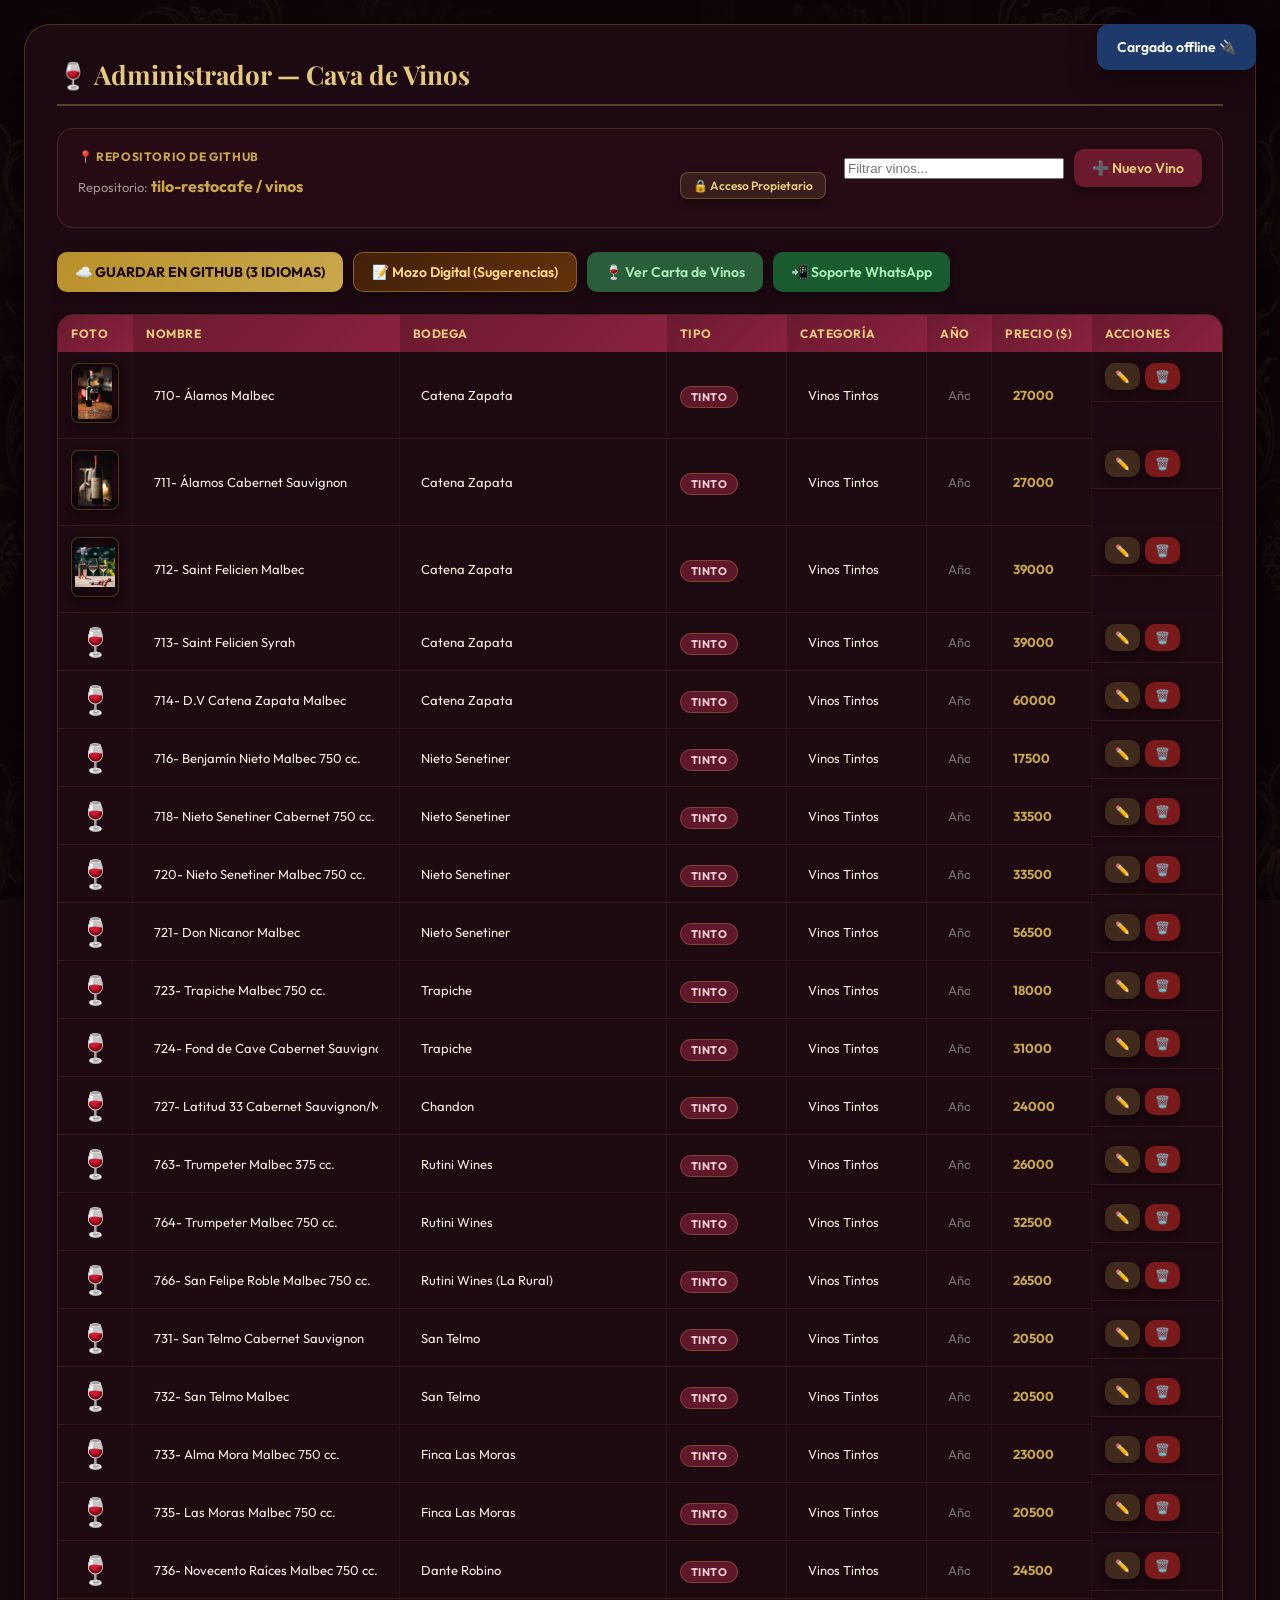
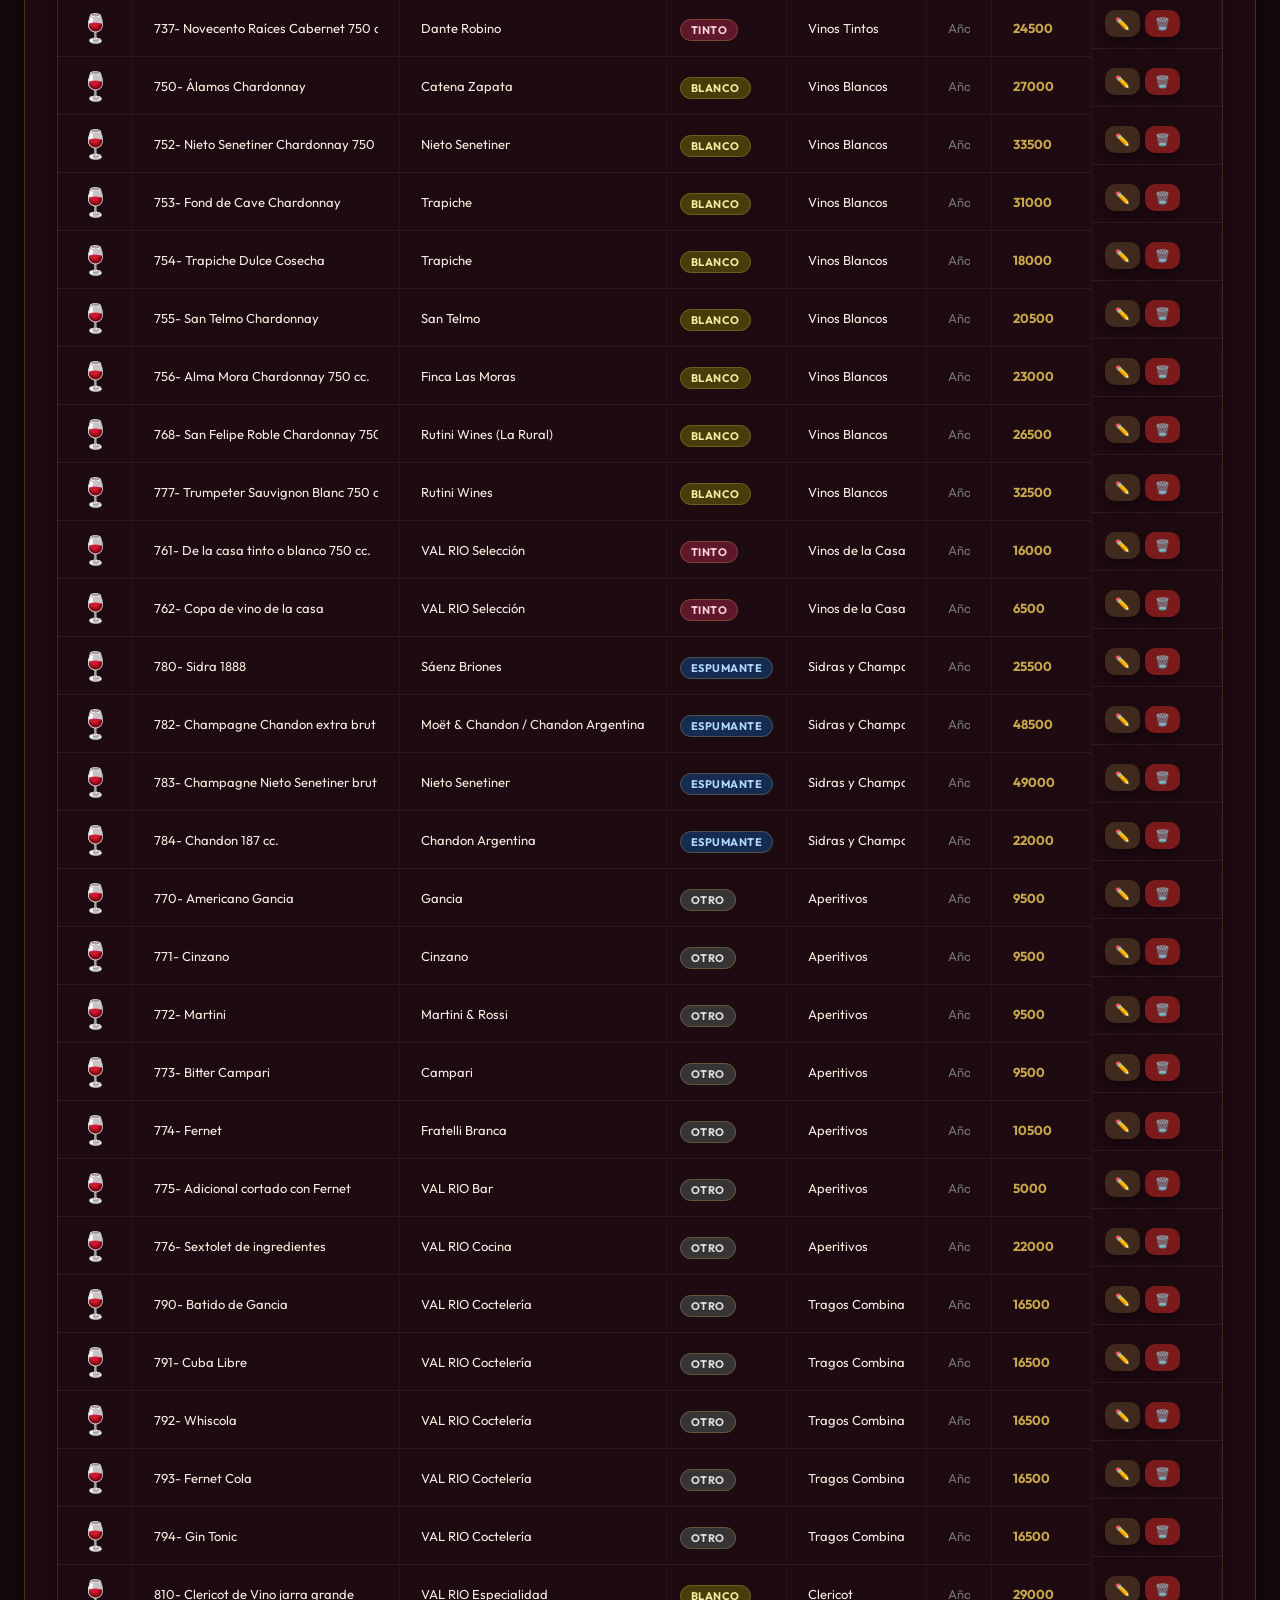
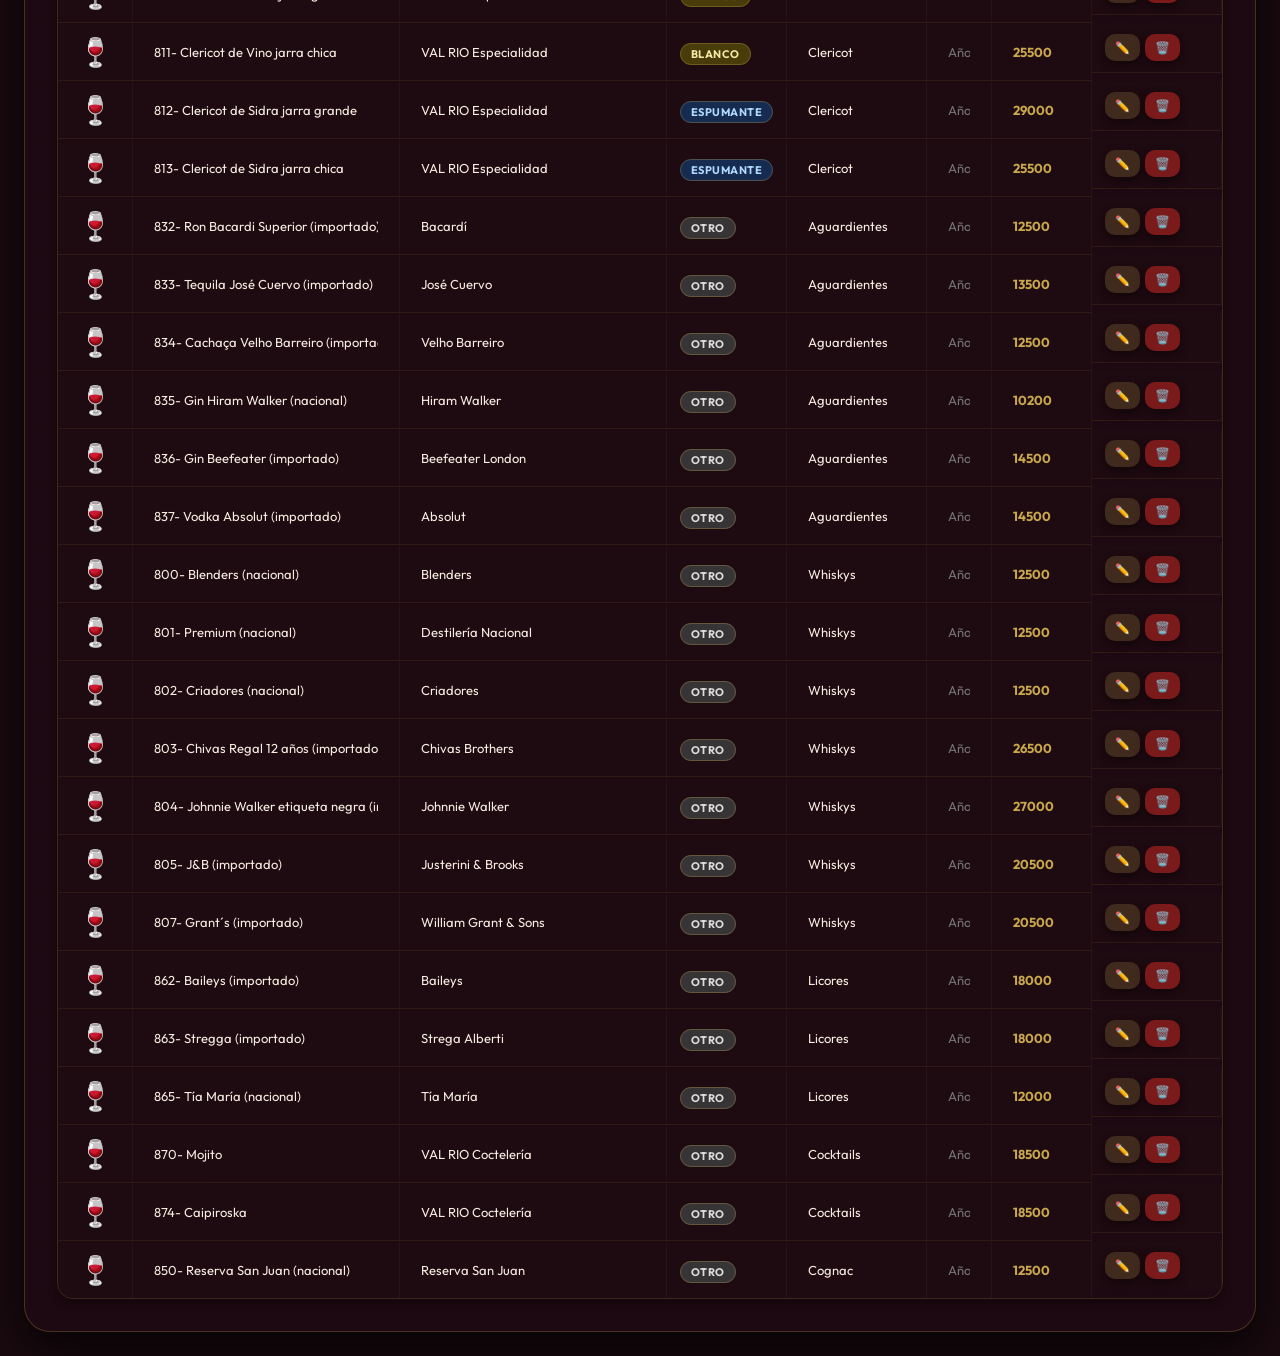
<file: admin.html>
<!DOCTYPE html>
<html lang="es">

<head>
    <meta charset="utf-8" />
    <meta name="viewport" content="width=device-width,initial-scale=1" />
    <title>Admin — Cava de Vinos</title>
    <link href="https://fonts.googleapis.com/css2?family=Outfit:wght@300;400;500;600;700&family=Playfair+Display:ital,wght@0,500;0,600;0,700;1,500&display=swap" rel="stylesheet">

    <style>
        :root {
            --primary:    #6b1a2e;       /* Borgoña profundo */
            --gold:       #c9a84c;       /* Oro añejo */
            --gold-light: #e4c97e;       /* Oro claro */
            --dark:       #1a0a0f;       /* Negro vino */
            --dark2:      #2d0e1a;       /* Vino oscuro */
            --cream:      #f5ede0;       /* Crema suave */
            --shadow-sm:  0 4px 10px rgba(0,0,0,0.4);
            --shadow-md:  0 8px 28px rgba(0,0,0,0.6);
            --shadow-lg:  0 16px 48px rgba(0,0,0,0.8);
        }

        * { box-sizing: border-box; }

        body {
            font-family: 'Outfit', sans-serif;
            margin: 0; padding: 24px;
            background: var(--dark);
            color: var(--cream);
            background-image: url('img/fondo_vinos.png');
            background-repeat: repeat;
            background-size: cover;
            background-attachment: fixed;
            min-height: 100vh;
        }

        body::before {
            content: "";
            position: fixed; inset: 0;
            background: rgba(15,5,10,0.88);
            z-index: -1; pointer-events: none;
        }

        .container {
            max-width: 1320px;
            margin: 0 auto;
            background: rgba(30,10,18,0.97);
            backdrop-filter: blur(14px);
            -webkit-backdrop-filter: blur(14px);
            border: 1px solid rgba(201,168,76,0.25);
            border-radius: 26px;
            padding: 32px;
            box-shadow: var(--shadow-lg);
        }

        h1 {
            font-family: 'Playfair Display', serif;
            color: var(--gold-light);
            margin-top: 0; margin-bottom: 22px;
            font-size: 26px; font-weight: 700;
            border-bottom: 2px solid rgba(201,168,76,0.35);
            padding-bottom: 12px;
            display: flex; align-items: center; gap: 10px;
        }

        /* ===== TOP ROW ===== */
        .topRow {
            display: flex; flex-wrap: wrap;
            justify-content: space-between;
            align-items: flex-start;
            margin-bottom: 24px; gap: 18px;
            background: rgba(45,14,26,0.6);
            padding: 20px; border-radius: 16px;
            border: 1px solid rgba(201,168,76,0.18);
        }
        .git-config { flex: 1; min-width: 300px; }
        .git-title {
            font-size: 12px; font-weight: 700;
            text-transform: uppercase; letter-spacing: 0.6px;
            color: var(--gold); margin-bottom: 8px;
        }
        .token-group {
            display: flex; flex-wrap: wrap;
            gap: 8px; align-items: center;
        }
        .controls {
            display: flex; flex-wrap: wrap;
            gap: 10px; align-items: center;
        }

        /* ===== INPUTS ===== */
        input[type="text"],
        input[type="password"],
        textarea, select {
            padding: 10px 14px;
            border-radius: 10px;
            border: 1px solid rgba(201,168,76,0.25);
            background: rgba(30,10,18,0.85);
            color: var(--cream);
            font-family: 'Outfit', sans-serif;
            font-size: 14px;
            transition: all 0.2s ease;
        }
        input:focus, textarea:focus, select:focus {
            outline: none;
            border-color: var(--gold);
            box-shadow: 0 0 0 3px rgba(201,168,76,0.25);
            background: rgba(45,14,26,0.95);
        }
        select option { background: #2d0e1a; color: var(--cream); }

        /* ===== BUTTONS ===== */
        button {
            background: var(--primary);
            color: var(--gold-light);
            border: none; padding: 10px 18px;
            border-radius: 10px; cursor: pointer;
            font-family: 'Outfit', sans-serif;
            font-weight: 600; font-size: 14px;
            transition: all 0.25s ease;
            display: inline-flex; align-items: center;
            justify-content: center; gap: 6px;
            box-shadow: var(--shadow-sm);
        }
        button:hover { background: #8a2240; transform: translateY(-1px); }
        button.secondary { background: #2a5e3a; color: #a8f0b8; }
        button.secondary:hover { background: #1e4a2c; }
        button.danger { background: #7a1a1a; color: #f0b0b0; }
        button.danger:hover { background: #6a1010; }
        button.gold {
            background: linear-gradient(135deg, #b8902a, var(--gold));
            color: #1a0a0f; font-weight: 700;
        }
        button.gold:hover { background: linear-gradient(135deg, var(--gold), #e4c97e); }

        /* ===== FORMULARIO ===== */
        form {
            background: rgba(30,10,18,0.98);
            padding: 26px; border-radius: 18px;
            border: 1px solid rgba(201,168,76,0.3);
            margin-bottom: 26px; display: none;
            box-shadow: var(--shadow-md);
            animation: slideDown 0.3s ease-out;
        }
        @keyframes slideDown {
            from { opacity:0; transform: translateY(-12px); }
            to   { opacity:1; transform: translateY(0); }
        }
        .form-grid {
            display: grid;
            grid-template-columns: repeat(auto-fit, minmax(220px, 1fr));
            gap: 14px;
        }
        .form-group { display: flex; flex-direction: column; gap: 5px; }
        .form-group label {
            font-size: 12px; font-weight: 700;
            color: var(--gold); text-transform: uppercase;
            letter-spacing: 0.5px;
        }
        .form-group input,
        .form-group textarea,
        .form-group select { width: 100%; }
        .full-col { grid-column: 1 / -1; }

        /* ===== ZONA DE ARRASTRAR FOTOS (DRAG & DROP) Y PREVIEW ===== */
        .image-upload-wrapper {
            display: flex;
            flex-direction: column;
            gap: 12px;
            background: rgba(20, 7, 13, 0.6);
            border: 1px solid rgba(201,168,76,0.25);
            border-radius: 16px;
            padding: 16px;
            margin-top: 4px;
        }

        .dropZone {
            border: 2px dashed rgba(201,168,76,0.6);
            padding: 20px 16px;
            text-align: center;
            border-radius: 14px;
            cursor: pointer;
            background: rgba(0, 0, 0, 0.35);
            color: var(--cream);
            transition: all 0.25s ease;
            display: flex;
            flex-direction: column;
            align-items: center;
            justify-content: center;
            gap: 6px;
        }
        .dropZone:hover, .dropZone.dragover {
            background: rgba(201, 168, 76, 0.18);
            border-color: var(--gold-light);
            transform: scale(1.005);
        }
        .dropZone b {
            color: var(--gold-light);
            font-size: 14px;
        }
        .dropZone .drop-subtitle {
            font-size: 12px;
            color: rgba(245, 237, 224, 0.65);
        }

        .preview-box {
            display: none;
            background: linear-gradient(145deg, rgba(45, 14, 26, 0.8), rgba(20, 7, 13, 0.95));
            border: 1px solid rgba(201, 168, 76, 0.35);
            border-radius: 14px;
            padding: 16px;
            align-items: center;
            gap: 18px;
            box-shadow: var(--shadow-sm);
            animation: fadeIn 0.3s ease;
        }
        .preview-box.has-image {
            display: flex;
        }
        @keyframes fadeIn {
            from { opacity: 0; transform: translateY(6px); }
            to   { opacity: 1; transform: translateY(0); }
        }

        .preview-img-frame {
            width: 120px;
            height: 160px;
            flex-shrink: 0;
            background: radial-gradient(circle at 50% 50%, rgba(107, 26, 46, 0.5) 0%, rgba(15, 5, 10, 0.95) 80%);
            border: 1px solid rgba(201, 168, 76, 0.3);
            border-radius: 12px;
            display: flex;
            align-items: center;
            justify-content: center;
            padding: 8px;
            overflow: hidden;
            box-shadow: inset 0 0 15px rgba(0,0,0,0.6);
        }
        .previewImg {
            max-width: 100%;
            max-height: 100%;
            width: auto;
            height: auto;
            object-fit: contain;
            object-position: center;
            filter: drop-shadow(0 6px 12px rgba(0,0,0,0.7));
            display: block;
            transition: transform 0.3s ease;
        }
        .preview-img-frame:hover .previewImg {
            transform: scale(1.06);
        }

        .preview-info {
            flex: 1;
            display: flex;
            flex-direction: column;
            gap: 8px;
        }
        .preview-title {
            font-size: 13px;
            font-weight: 700;
            color: var(--gold-light);
            display: flex;
            align-items: center;
            gap: 6px;
        }
        .preview-filename {
            font-size: 12px;
            color: rgba(245, 237, 224, 0.75);
            word-break: break-all;
            background: rgba(0,0,0,0.3);
            padding: 6px 10px;
            border-radius: 8px;
            border: 1px solid rgba(201,168,76,0.15);
            font-family: monospace;
        }
        .preview-actions {
            display: flex;
            gap: 8px;
            flex-wrap: wrap;
            margin-top: 4px;
        }

        /* ===== SECCIÓN FICHA DE CATADOR ===== */
        .ficha-section {
            grid-column: 1 / -1;
            background: rgba(45,14,26,0.5);
            border: 1px dashed rgba(201,168,76,0.25);
            border-radius: 14px; padding: 18px;
            margin-top: 6px;
        }
        .ficha-section-title {
            font-family: 'Playfair Display', serif;
            color: var(--gold-light); font-size: 16px;
            font-weight: 600; margin: 0 0 14px;
            display: flex; align-items: center; gap: 8px;
        }

        /* ===== SECCIÓN TRADUCCIONES ===== */
        .translations-section {
            grid-column: 1 / -1;
            margin-top: 10px;
            border-top: 1px dashed rgba(201,168,76,0.25);
            padding-top: 18px;
        }
        .translations-header {
            display: flex;
            justify-content: space-between;
            align-items: center;
            margin-bottom: 14px;
            flex-wrap: wrap;
            gap: 10px;
        }
        .translations-grid {
            display: grid;
            grid-template-columns: repeat(auto-fit, minmax(280px, 1fr));
            gap: 16px;
            background: rgba(0, 0, 0, 0.25);
            padding: 16px;
            border-radius: 14px;
            border: 1px solid rgba(201,168,76,0.18);
        }
        .lang-card {
            display: flex;
            flex-direction: column;
            gap: 10px;
        }
        .lang-title {
            font-weight: 700;
            color: var(--gold);
            font-size: 13px;
            border-bottom: 1px solid rgba(201,168,76,0.18);
            padding-bottom: 6px;
            display: flex;
            align-items: center;
            gap: 6px;
        }
        .lang-card label {
            font-size: 11px;
            font-weight: 600;
            display: block;
            margin-bottom: 3px;
            color: var(--gold-light);
        }
        .lang-card input, .lang-card textarea {
            font-size: 13px;
            padding: 8px 10px;
        }

        /* ===== TABLA ===== */
        table {
            width: 100%; border-collapse: separate;
            border-spacing: 0; margin-top: 16px;
            border-radius: 16px; overflow: hidden;
            border: 1px solid rgba(201,168,76,0.2);
            box-shadow: var(--shadow-sm);
        }
        th, td {
            padding: 11px 13px;
            vertical-align: middle; text-align: left;
        }
        th {
            background: linear-gradient(135deg, var(--primary), #8a2240);
            color: var(--gold-light); font-weight: 700;
            font-size: 12px; text-transform: uppercase;
            letter-spacing: 0.5px; border: none;
        }
        td {
            background: rgba(30,10,18,0.6);
            border-bottom: 1px solid rgba(201,168,76,0.1);
            border-right: 1px solid rgba(201,168,76,0.06);
            color: var(--cream);
        }
        tr:last-child td { border-bottom: none; }
        tr:hover td { background: rgba(45,14,26,0.85); }

        td input[type="text"], td textarea {
            border: 1px solid transparent;
            background: transparent;
            width: 100%; padding: 5px 7px;
            font-size: 13px; color: var(--cream);
            border-radius: 6px; transition: all 0.2s;
        }
        td input[type="text"]:focus, td textarea:focus {
            background: rgba(45,14,26,0.95);
            border-color: var(--gold);
            box-shadow: 0 2px 8px rgba(201,168,76,0.2);
        }
        td textarea { resize: vertical; min-height: 42px; font-family: inherit; }

        img.mini {
            width: 48px;
            height: 60px;
            border-radius: 8px;
            object-fit: contain;
            object-position: center;
            background: radial-gradient(circle at 50% 50%, rgba(107, 26, 46, 0.4) 0%, rgba(15, 5, 10, 0.9) 80%);
            padding: 3px;
            box-shadow: var(--shadow-sm);
            border: 1px solid rgba(201,168,76,0.3);
            display: inline-block;
        }
        .wine-emoji { font-size: 28px; }

        /* ===== ACTION BUTTONS ROW ===== */
        #actionButtons {
            display: flex; gap: 10px;
            margin-bottom: 22px; flex-wrap: wrap;
        }

        .rowActions { display: flex; gap: 5px; }

        /* ===== TIPO BADGE ===== */
        .tipo-badge {
            font-size: 11px; font-weight: 700;
            padding: 3px 10px; border-radius: 12px;
            text-transform: uppercase; letter-spacing: 0.5px;
            white-space: nowrap;
        }
        .tipo-Tinto     { background: rgba(107,26,46,0.85); color: #f8d0d8; border: 1px solid rgba(201,168,76,0.3); }
        .tipo-Blanco    { background: rgba(80,70,10,0.85);  color: #f5e8a0; border: 1px solid rgba(201,168,76,0.3); }
        .tipo-Rosado    { background: rgba(140,40,80,0.85); color: #ffc0cb; border: 1px solid rgba(201,168,76,0.3); }
        .tipo-Espumante { background: rgba(20,50,90,0.85);  color: #b0d8ff; border: 1px solid rgba(201,168,76,0.3); }
        .tipo-Dulce     { background: rgba(120,70,10,0.85); color: #ffe699; border: 1px solid rgba(201,168,76,0.3); }
        .tipo-Otro      { background: rgba(60,60,60,0.85);  color: #ddd; border: 1px solid rgba(201,168,76,0.3); }

        /* ===== TOAST ===== */
        .toast {
            position: fixed; top: 24px; right: 24px;
            z-index: 2000; padding: 14px 20px;
            border-radius: 12px; color: white;
            font-weight: 600; max-width: 360px;
            font-size: 14px;
            opacity: 0; transform: translateY(-10px);
            transition: opacity .25s, transform .25s;
            box-shadow: 0 10px 30px rgba(0,0,0,0.4);
        }
        .toast.show { opacity: 1; transform: translateY(0); }
        .toast.ok  { background: #2a5e3a; }
        .toast.info{ background: #1e3a6a; }
        .toast.err { background: #7a1a1a; }

        /* ===== LOADING ===== */
        #loadingOverlay {
            position: fixed; inset: 0;
            background: rgba(15,5,10,0.88);
            backdrop-filter: blur(10px);
            color: var(--cream); display: none;
            flex-direction: column; align-items: center;
            justify-content: center; font-size: 18px;
            z-index: 5000; text-align: center; padding: 20px;
        }
        .spinner {
            width: 48px; height: 48px;
            border: 4px solid rgba(201,168,76,0.15);
            border-left-color: var(--gold);
            border-radius: 50%;
            animation: spin 1s linear infinite;
            margin-bottom: 20px;
        }
        @keyframes spin { to { transform: rotate(360deg); } }

        /* ===== RESPONSIVE ===== */
        @media(max-width:850px) {
            .topRow { flex-direction: column; }
            #actionButtons { flex-direction: column; }
            table, thead, tbody, th, td, tr { display: block; }
            thead tr { position: absolute; top: -9999px; left: -9999px; }
            tr {
                border: 1px solid rgba(201,168,76,0.18);
                border-radius: 12px; margin-bottom: 12px;
                background: rgba(30,10,18,0.95); padding: 10px;
            }
            td {
                border: none; border-bottom: 1px solid rgba(201,168,76,0.08);
                position: relative; padding-left: 38%; text-align: right;
            }
            td:last-child { border-bottom: none; }
            td::before {
                position: absolute; top: 50%; left: 10px;
                transform: translateY(-50%); width: 33%;
                white-space: nowrap; text-align: left;
                font-weight: 700; font-size: 11px; color: var(--gold);
            }
            td:nth-of-type(1)::before { content: "Foto"; }
            td:nth-of-type(2)::before { content: "Nombre"; }
            td:nth-of-type(3)::before { content: "Bodega"; }
            td:nth-of-type(4)::before { content: "Tipo"; }
            td:nth-of-type(5)::before { content: "Categoría"; }
            td:nth-of-type(6)::before { content: "Año"; }
            td:nth-of-type(7)::before { content: "Precio ($)"; }
            td:nth-of-type(8)::before { content: "Acciones"; }
            .rowActions { justify-content: flex-end; }
        }
    </style>
</head>

<body>
<div class="container">
    <h1>🍷 Administrador — Cava de Vinos</h1>

    <!-- TOP ROW: GITHUB CONFIG -->
    <div class="topRow">
        <div class="git-config">
            <div class="git-title">📍 Repositorio de GitHub</div>
            <div style="display:flex; align-items:center; justify-content:space-between; flex-wrap:wrap; gap:10px; margin-bottom:8px;">
                <div><span style="font-size:13px; color:rgba(245,237,224,0.6)">Repositorio:</span> <b id="repoDisplay" style="color:var(--gold)">cargando...</b></div>
                <button id="btnLockAdmin" onclick="toggleAdminLock()" style="padding:5px 12px; font-size:12px; background:rgba(201,168,76,0.12); border:1px solid rgba(201,168,76,0.35); border-radius:8px; color:var(--gold-light);">🔒 Acceso Propietario</button>
            </div>
            <div class="token-group" id="tokenControlGroup" style="display:none;">
                <label style="font-size:13px; font-weight:600; color:var(--gold);">GitHub Token:</label>
                <input type="password" id="token" placeholder="Pegá tu token aquí" style="max-width:210px">
                <button onclick="saveToken()">Guardar</button>
                <button onclick="clearToken()" style="background:rgba(120,120,120,0.3); color:#aaa;">Borrar</button>
                <span id="tokenStatus" style="font-size:12px; font-weight:bold; color:var(--gold);">Validando...</span>
            </div>
        </div>
        <div class="controls">
            <input id="searchAdmin" placeholder="Filtrar vinos..." oninput="filterVinos()" style="min-width:220px">
            <button onclick="toggleForm()">➕ Nuevo Vino</button>
        </div>
    </div>

    <!-- BOTONES DE ACCIÓN -->
    <div id="actionButtons">
        <button class="gold" id="guardarTodos" onclick="guardarTodo()">☁️ GUARDAR EN GITHUB (3 IDIOMAS)</button>
        <button class="secondary" onclick="irMozoDigital()" style="background: linear-gradient(135deg, #422008, #63320c); color: #ffd685; border: 1px solid rgba(201,168,76,0.45);">📝 Mozo Digital (Sugerencias)</button>
        <button class="secondary" onclick="irIndex()">🍷 Ver Carta de Vinos</button>
        <button class="secondary" onclick="irWhatsApp()" style="background:#1a5c30; color:#a8f0b8;">📲 Soporte WhatsApp</button>
    </div>

    <!-- FORMULARIO ALTA / EDICIÓN -->
    <form id="form">
        <input type="hidden" id="editId">
        <h3 id="formTitle" style="margin-top:0; font-family:'Playfair Display',serif; color:var(--gold-light); border-bottom:1px solid rgba(201,168,76,0.2); padding-bottom:8px; margin-bottom:18px;">
            Agregar Nuevo Vino
        </h3>

        <div class="form-grid">
            <!-- DATOS BÁSICOS -->
            <div class="form-group">
                <label>Nombre del Vino</label>
                <input id="nombre" type="text" placeholder="Ej: 710- Álamos Malbec">
            </div>
            <div class="form-group">
                <label>Bodega</label>
                <input id="bodega" type="text" placeholder="Ej: Catena Zapata">
            </div>
            <div class="form-group">
                <label>Región / Origen</label>
                <input id="region" type="text" placeholder="Ej: Mendoza, Valle de Uco">
            </div>
            <div class="form-group">
                <label>Año (Cosecha)</label>
                <input id="anio" type="text" placeholder="Ej: 2021">
            </div>
            <div class="form-group">
                <label>Tipo de Vino</label>
                <select id="tipo">
                    <option value="Tinto">🍷 Tinto</option>
                    <option value="Blanco">🥂 Blanco</option>
                    <option value="Rosado">🌹 Rosado</option>
                    <option value="Espumante">🍾 Espumante</option>
                    <option value="Dulce">🍯 Dulce</option>
                    <option value="Otro">🍶 Otro</option>
                </select>
            </div>
            <div class="form-group">
                <label>Categoría</label>
                <input id="categoria" type="text" placeholder="Ej: Vinos Tintos, Tintos Premium">
            </div>
            <div class="form-group">
                <label>Precio ($)</label>
                <input id="precio" type="text" placeholder="Solo números">
            </div>

            <!-- CARGA DE IMAGEN CON DRAG & DROP Y EXPLORADOR DE ARCHIVOS -->
            <div class="form-group full-col">
                <label>📸 Foto de la Botella / Vino</label>
                <input type="file" id="imagenFile" accept="image/*" style="display:none" onchange="handleFileSelect(event)">
                
                <div class="image-upload-wrapper">
                    <!-- DROPZONE -->
                    <div id="dropZone" class="dropZone" 
                         onclick="document.getElementById('imagenFile').click()"
                         ondragover="handleDragOver(event)" 
                         ondragleave="handleDragLeave(event)" 
                         ondrop="handleDrop(event)">
                        <span style="font-size:32px;">📷</span>
                        <b id="dropText">Hacé clic aquí para elegir de tus carpetas o arrastrá tu foto</b>
                        <div class="drop-subtitle">Formatos: JPG, PNG, WEBP. Se optimiza y sincroniza en GitHub</div>
                    </div>

                    <!-- VISTA PREVIA ELEGANTE -->
                    <div id="previewBox" class="preview-box">
                        <div class="preview-img-frame">
                            <img id="preview" class="previewImg" alt="Vista previa de botella">
                        </div>
                        <div class="preview-info">
                            <div class="preview-title">✨ Vista Previa de la Botella</div>
                            <div id="previewFilename" class="preview-filename">Sin foto</div>
                            <div class="preview-actions">
                                <button type="button" onclick="document.getElementById('imagenFile').click()" style="padding:6px 12px; font-size:12px; background:rgba(201,168,76,0.2); color:var(--gold-light); border:1px solid rgba(201,168,76,0.4);">🔄 Cambiar foto</button>
                                <button type="button" onclick="quitarFoto()" class="danger" style="padding:6px 12px; font-size:12px;">🗑️ Quitar foto</button>
                            </div>
                        </div>
                    </div>

                    <div>
                        <label style="font-size:11px; color:rgba(245,237,224,0.6); margin-bottom:3px; display:block;">Ruta o URL de Imagen (automática o manual):</label>
                        <input id="imagen" type="text" oninput="previewImage()" placeholder="img/mi-vino.jpg o https://..." style="width:100%;">
                    </div>
                </div>
            </div>

            <!-- FICHA DE CATADOR -->
            <div class="ficha-section">
                <p class="ficha-section-title">📖 Ficha de Catador</p>
                <div style="display:grid; grid-template-columns: repeat(auto-fit, minmax(260px,1fr)); gap:14px;">
                    <div class="form-group">
                        <label>🍇 Notas de Cata (Descripción)</label>
                        <textarea id="descripcion" rows="3" placeholder="Frutos rojos maduros, notas de vainilla, taninos suaves..."></textarea>
                    </div>
                    <div class="form-group">
                        <label>📜 Historia del Vino / Bodega</label>
                        <textarea id="historia" rows="3" placeholder="La bodega fue fundada en..."></textarea>
                    </div>
                    <div class="form-group full-col">
                        <label>🪵 Crianza / Paso por Barrica</label>
                        <input id="crianza" type="text" placeholder="Ej: 12 meses en roble francés y americano · o Sin paso por barrica">
                    </div>
                    <div class="form-group full-col">
                        <label>🍽️ Maridaje Recomendado</label>
                        <input id="maridaje" type="text" placeholder="Ej: Asado, cordero, pasta con salsa de carne, quesos duros">
                    </div>
                </div>
            </div>

            <!-- SECCIÓN TRADUCCIONES -->
            <div class="translations-section">
                <div class="translations-header">
                    <h4 style="margin:0; color:var(--gold-light); font-family:'Playfair Display',serif; font-size:16px; display:flex; align-items:center; gap:8px;">
                        🌐 Traducciones de Idioma (Opcional)
                    </h4>
                    <button type="button" onclick="autoTraducir(this)" style="background:var(--primary); font-size:12px; padding:7px 14px; border-radius:8px; box-shadow:var(--shadow-sm); border:1px solid rgba(201,168,76,0.3);">
                        ✨ Auto-traducir con IA
                    </button>
                </div>

                <div class="translations-grid">
                    <!-- ENGLISH SECTION -->
                    <div class="lang-card">
                        <div class="lang-title">🇬🇧 Inglés (EN)</div>
                        <div>
                            <label>Nombre (EN)</label>
                            <input id="nombre_en" type="text" placeholder="Wine Name in English">
                        </div>
                        <div>
                            <label>Categoría (EN)</label>
                            <input id="categoria_en" type="text" placeholder="Category in English">
                        </div>
                        <div>
                            <label>Notas de Cata (EN)</label>
                            <textarea id="descripcion_en" rows="2" placeholder="Tasting notes in English"></textarea>
                        </div>
                        <div>
                            <label>Crianza / Oak (EN)</label>
                            <input id="crianza_en" type="text" placeholder="Aging in English (e.g. 12 months in French oak)">
                        </div>
                        <div>
                            <label>Historia (EN)</label>
                            <textarea id="historia_en" rows="2" placeholder="History in English"></textarea>
                        </div>
                        <div>
                            <label>Maridaje (EN)</label>
                            <input id="maridaje_en" type="text" placeholder="Food pairing in English">
                        </div>
                    </div>

                    <!-- PORTUGUESE SECTION -->
                    <div class="lang-card">
                        <div class="lang-title">🇧🇷 Portugués (PT)</div>
                        <div>
                            <label>Nome (PT)</label>
                            <input id="nombre_pt" type="text" placeholder="Nome do vinho em português">
                        </div>
                        <div>
                            <label>Categoria (PT)</label>
                            <input id="categoria_pt" type="text" placeholder="Categoria em português">
                        </div>
                        <div>
                            <label>Notas de Degustação (PT)</label>
                            <textarea id="descripcion_pt" rows="2" placeholder="Notas de degustação em português"></textarea>
                        </div>
                        <div>
                            <label>Crianza / Carvalho (PT)</label>
                            <input id="crianza_pt" type="text" placeholder="Envelhecimento em português (ex: 12 meses em carvalho)">
                        </div>
                        <div>
                            <label>História (PT)</label>
                            <textarea id="historia_pt" rows="2" placeholder="História em português"></textarea>
                        </div>
                        <div>
                            <label>Harmonização (PT)</label>
                            <input id="maridaje_pt" type="text" placeholder="Harmonização em português">
                        </div>
                    </div>
                </div>
            </div>
        </div>

        <div style="margin-top:20px; display:flex; gap:10px;">
            <button type="button" onclick="guardarFormulario()">✅ Agregar a la lista temporal</button>
            <button type="button" onclick="cancelForm()" style="background:rgba(120,120,120,0.3); color:#aaa;">Cancelar</button>
        </div>
    </form>

    <!-- TABLA PRINCIPAL -->
    <table>
        <thead>
            <tr>
                <th style="width:65px">Foto</th>
                <th>Nombre</th>
                <th>Bodega</th>
                <th style="width:100px">Tipo</th>
                <th style="width:140px">Categoría</th>
                <th style="width:65px">Año</th>
                <th style="width:100px">Precio ($)</th>
                <th style="width:130px">Acciones</th>
            </tr>
        </thead>
        <tbody id="tbody"></tbody>
    </table>
</div>

<!-- LOADING OVERLAY -->
<div id="loadingOverlay">
    <div class="spinner"></div>
    <b style="font-size:20px; color:var(--gold);">Sincronizando Cava de Vinos (3 Idiomas)...</b>
    <div style="font-size:13px; margin-top:10px; color:rgba(245,237,224,0.6)">No cierres esta página. Se descargará un respaldo automáticamente.</div>
</div>

<script>
    // ===== HELPER GLOBAL PARA FALLBACK DE IMÁGENES =====
    window.handleImageError = function(img, originalSrc) {
        if (!img.dataset.tryStep) {
            img.dataset.tryStep = "1";
        }
        const step = parseInt(img.dataset.tryStep, 10);
        const fileName = (originalSrc || '').split('/').pop();
        
        if (step === 1 && originalSrc && !originalSrc.startsWith('data:')) {
            // Intentar cargar directo desde GitHub Raw si falló la ruta relativa local
            img.dataset.tryStep = "2";
            const ghSrc = originalSrc.startsWith('http') ? originalSrc : `https://raw.githubusercontent.com/${USERNAME}/${REPO}/${BRANCH}/${originalSrc}`;
            img.src = ghSrc;
            return;
        }

        const folders = ["tintos", "blancos", "espumantes", "rosados", "vinos"];
        const folderIndex = step - 2;
        if (folderIndex < folders.length) {
            img.dataset.tryStep = (step + 1).toString();
            img.src = `img/${folders[folderIndex]}/${fileName}`;
        } else {
            img.outerHTML = '<span class="wine-emoji">🍷</span>';
        }
    };

    // ===== DETECCIÓN DINÁMICA GITHUB =====
    const host = window.location.hostname;
    const pathParts = window.location.pathname.split("/");
    let USERNAME = "tilo-restocafe";
    let REPO = "vinos";
    if (host.includes(".github.io")) {
        USERNAME = host.split(".")[0];
        REPO = pathParts[1] || "vinos";
    }
    document.getElementById('repoDisplay').innerText = `${USERNAME} / ${REPO}`;

    const BRANCH    = "main";
    const MAIN_JSON = "vinos.json";
    const EN_JSON   = "vinoing.json";
    const PT_JSON   = "vinoportu.json";

    let vinos = [];
    let vinosEN = [];
    let vinosPT = [];
    let guardando = false;

    /**************** TOKEN DE GITHUB Y SEGURIDAD ****************/
    const ADMIN_CODE = "aguero2026";

    function toggleAdminLock() {
        const group = document.getElementById('tokenControlGroup');
        const btn = document.getElementById('btnLockAdmin');
        
        if (group.style.display === 'flex') {
            group.style.display = 'none';
            btn.innerHTML = '🔒 Acceso Propietario';
            sessionStorage.removeItem('admin_unlocked');
            showToast("Acceso propietario cerrado", "info");
        } else {
            if (sessionStorage.getItem('admin_unlocked') === 'true') {
                group.style.display = 'flex';
                btn.innerHTML = '🔓 Propietario Activo';
                return;
            }
            const code = prompt("Ingresa el código de seguridad para gestionar el Token:");
            if (code === ADMIN_CODE) {
                group.style.display = 'flex';
                btn.innerHTML = '🔓 Propietario Activo';
                sessionStorage.setItem('admin_unlocked', 'true');
                showToast("Acceso propietario concedido 🍷", "ok");
            } else if (code !== null) {
                showToast("Código incorrecto", "err");
            }
        }
    }

    function saveToken() {
        const t = document.getElementById('token').value.trim();
        localStorage.setItem('github_token', t);
        validarTokenGitHub();
        showToast('Token guardado localmente');
    }

    function clearToken() {
        localStorage.removeItem('github_token');
        location.reload();
    }

    function getToken() {
        return localStorage.getItem('github_token');
    }

    async function validarTokenGitHub() {
        const token = getToken();
        const statusEl = document.getElementById('tokenStatus');

        if (!token) {
            statusEl.innerText = "❌ Sin Token (Solo Lectura)";
            statusEl.style.color = "var(--gold)";
            return;
        }

        try {
            const res = await fetch('https://api.github.com/user', {
                headers: { Authorization: `token ${token}` }
            });

            if (res.ok) {
                const data = await res.json();
                statusEl.innerText = `✅ Activo: ${data.login}`;
                statusEl.style.color = "#4caf7a";
            } else {
                statusEl.innerText = "⚠️ Token Vencido/Inválido";
                statusEl.style.color = "#e07070";
            }
        } catch (e) {
            statusEl.innerText = "Error conexión API";
            statusEl.style.color = "#e07070";
        }
    }

    /**************** LÓGICA DE SUBIR IMAGEN A GITHUB (DRAG & DROP Y EXPLORADOR) ****************/
    function handleDragOver(e) {
        e.preventDefault();
        e.stopPropagation();
        document.getElementById("dropZone").classList.add("dragover");
    }

    function handleDragLeave(e) {
        e.preventDefault();
        e.stopPropagation();
        document.getElementById("dropZone").classList.remove("dragover");
    }

    function handleDrop(e) {
        e.preventDefault();
        e.stopPropagation();
        document.getElementById("dropZone").classList.remove("dragover");
        if (e.dataTransfer.files && e.dataTransfer.files[0]) {
            procesarYSubirImagen(e.dataTransfer.files[0]);
        }
    }

    function handleFileSelect(e) {
        if (e.target.files && e.target.files[0]) {
            procesarYSubirImagen(e.target.files[0]);
        }
    }

    async function procesarYSubirImagen(file) {
        if (!file.type.startsWith("image/")) {
            showToast("Por favor seleccioná un archivo de imagen válido (JPG, PNG, WEBP)", "err");
            return;
        }

        // Mostrar vista previa local INMEDIATA
        const base64Full = await fileToBase64(file);
        mostrarPreviewVisual(base64Full, file.name);

        const token = getToken();
        if (!token) {
            showToast("⚠️ Foto cargada en vista previa local. Guardá tu Token para sincronizar en GitHub.", "info");
            document.getElementById("imagen").value = base64Full;
            return;
        }

        mostrarLoading();
        const dropText = document.getElementById("dropText");
        if (dropText) dropText.innerText = "⏳ Subiendo foto a GitHub...";

        try {
            const base64Data = base64Full.split(',')[1];
            const ext = file.name.split('.').pop().toLowerCase() || 'jpg';
            const nombreLimpio = file.name.replace(/[^a-zA-Z0-9]/g, '_').toLowerCase();
            const pathGitHub = `img/${Date.now()}_${nombreLimpio}.${ext}`;

            await githubPutFile(pathGitHub, base64Data, `Subida de foto ${pathGitHub} desde Admin Cava`, true);

            document.getElementById("imagen").value = pathGitHub;
            mostrarPreviewVisual(base64Full, pathGitHub);

            showToast("¡Foto subida a la carpeta img/ de GitHub con éxito! 🍷", "ok");
        } catch (err) {
            console.error(err);
            showToast("Error al subir a GitHub: " + (err.message || err), "err");
            document.getElementById("imagen").value = base64Full;
            mostrarPreviewVisual(base64Full, file.name);
        } finally {
            ocultarLoading();
            if (dropText) dropText.innerText = "Hacé clic aquí para elegir de tus carpetas o arrastrá tu foto";
        }
    }

    function fileToBase64(file) {
        return new Promise((resolve, reject) => {
            const reader = new FileReader();
            reader.readAsDataURL(file);
            reader.onload = () => resolve(reader.result);
            reader.onerror = error => reject(error);
        });
    }

    // Soporte para pegar imagen con Ctrl+V
    window.addEventListener('paste', e => {
        const f = document.getElementById('form');
        if (f && f.style.display === 'block') {
            const items = (e.clipboardData || e.originalEvent?.clipboardData)?.items;
            if (items) {
                for (let item of items) {
                    if (item.kind === 'file' && item.type.startsWith('image/')) {
                        const blob = item.getAsFile();
                        if (blob) procesarYSubirImagen(blob);
                        break;
                    }
                }
            }
        }
    });

    /**************** UI HELPERS ****************/
    function mostrarLoading() { document.getElementById('loadingOverlay').style.display = 'flex'; }
    function ocultarLoading() { document.getElementById('loadingOverlay').style.display = 'none'; }
    function bloquearUI()     { document.querySelectorAll('button').forEach(b => { b.disabled = true; b.style.opacity='0.5'; }); }
    function desbloquearUI()  { document.querySelectorAll('button').forEach(b => { b.disabled = false; b.style.opacity='1'; }); }

    function showToast(msg, variant = 'ok') {
        const div = document.createElement('div');
        div.className = `toast ${variant}`; div.innerText = msg;
        document.body.appendChild(div);
        requestAnimationFrame(() => div.classList.add('show'));
        setTimeout(() => { div.classList.remove('show'); setTimeout(() => div.remove(), 300); }, 3500);
    }

    /**************** DATOS ****************/
    function sanitizePrice(v) { return String(v || '0').replace(/[^\d]/g, ''); }

    function generateNextId() {
        let max = 0;
        vinos.forEach(v => { const n = parseInt((v.id||'').replace('vino',''),10); if (!isNaN(n) && n > max) max = n; });
        return 'vino' + String(max + 1).padStart(4,'0');
    }

    /**************** CARGA DE VINOS (3 IDIOMAS) ****************/
    async function loadVinos() {
        try {
            const [rES, rEN, rPT] = await Promise.all([
                fetch(`https://raw.githubusercontent.com/${USERNAME}/${REPO}/${BRANCH}/${MAIN_JSON}?t=${Date.now()}`),
                fetch(`https://raw.githubusercontent.com/${USERNAME}/${REPO}/${BRANCH}/${EN_JSON}?t=${Date.now()}`),
                fetch(`https://raw.githubusercontent.com/${USERNAME}/${REPO}/${BRANCH}/${PT_JSON}?t=${Date.now()}`)
            ]);

            if (!rES.ok) throw new Error('No se pudo cargar desde GitHub');
            vinos = await rES.json();
            if (rEN.ok) { try { vinosEN = await rEN.json(); } catch(e){} }
            if (rPT.ok) { try { vinosPT = await rPT.json(); } catch(e){} }

            render(vinos);
            const tSaved = getToken();
            if (tSaved) document.getElementById('token').value = tSaved;
        } catch(e) {
            console.warn("Intentando carga local...", e);
            try {
                const [localES, localEN, localPT] = await Promise.all([
                    fetch(`./${MAIN_JSON}?t=${Date.now()}`),
                    fetch(`./${EN_JSON}?t=${Date.now()}`),
                    fetch(`./${PT_JSON}?t=${Date.now()}`)
                ]);
                if (!localES.ok) throw new Error();
                vinos = await localES.json();
                if (localEN.ok) { try { vinosEN = await localEN.json(); } catch(e){} }
                if (localPT.ok) { try { vinosPT = await localPT.json(); } catch(e){} }

                render(vinos);
                showToast("Cargado offline 🔌", "info");
            } catch {
                showToast("No se pudo cargar la carta de vinos.", "err");
            }
        }
    }

    /**************** RENDER TABLA ****************/
    function tipoBadgeClass(tipo) {
        const t = tipo || 'Otro';
        if (['Tinto','Blanco','Rosado','Espumante','Dulce'].includes(t)) return `tipo-${t}`;
        return 'tipo-Otro';
    }

    function render(lista) {
        const tb = document.getElementById('tbody');
        tb.innerHTML = '';
        lista.forEach(v => {
            const tr = document.createElement('tr');
            tr.dataset.rowId = v.id || '';
            const badgeClass = tipoBadgeClass(v.tipo);
            const imagenSrc = v.imagen || '';

            tr.innerHTML = `
                <td style="text-align:center">
                    ${imagenSrc
                        ? `<img src="${imagenSrc}" class="mini" onerror="handleImageError(this, '${imagenSrc}')">`
                        : `<span class="wine-emoji">🍷</span>`
                    }
                </td>
                <td><input type="text" value="${(v.nombre||'').replace(/"/g,'&quot;')}" placeholder="Nombre del vino"></td>
                <td><input type="text" value="${(v.bodega||'').replace(/"/g,'&quot;')}" placeholder="Bodega"></td>
                <td><span class="tipo-badge ${badgeClass}">${v.tipo||'Tinto'}</span></td>
                <td><input type="text" value="${(v.categoria||'').replace(/"/g,'&quot;')}" placeholder="Categoría"></td>
                <td><input type="text" value="${v.anio||''}" placeholder="Año" style="max-width:60px"></td>
                <td><input type="text" class="input-precio" value="${v.precio||'0'}" style="font-weight:700; color:var(--gold); max-width:90px" placeholder="Precio"></td>
                <td class="rowActions">
                    <button style="background:rgba(201,168,76,0.2); color:var(--gold-light); font-size:12px; padding:6px 10px;" class="editBtn" title="Cargar en editor">✏️</button>
                    <button class="danger deleteBtn" style="font-size:12px; padding:6px 10px;" title="Eliminar">🗑️</button>
                </td>
            `;

            // Inputs reactivos
            const inputs = tr.querySelectorAll('input');
            inputs[0].oninput = e => updateLocal(v.id, 'nombre', e.target.value);
            inputs[1].oninput = e => updateLocal(v.id, 'bodega', e.target.value);
            inputs[2].oninput = e => updateLocal(v.id, 'categoria', e.target.value);
            inputs[3].oninput = e => updateLocal(v.id, 'anio', e.target.value);

            const precioInput = tr.querySelector('.input-precio');
            precioInput.oninput = e => updateLocal(v.id, 'precio', e.target.value);

            // Botón editar → carga en formulario
            tr.querySelector('.editBtn').addEventListener('click', () => editarVino(v.id));

            // Botón eliminar
            tr.querySelector('.deleteBtn').addEventListener('click', () => {
                if (confirm(`¿Eliminar "${v.nombre}"?`)) {
                    vinos = vinos.filter(x => x.id !== v.id);
                    vinosEN = vinosEN.filter(x => x.id !== v.id);
                    vinosPT = vinosPT.filter(x => x.id !== v.id);
                    render(vinos);
                    showToast(`"${v.nombre}" eliminado de la lista`, 'info');
                }
            });

            tb.appendChild(tr);
        });
    }

    function updateLocal(id, field, value) {
        const idx = vinos.findIndex(v => v.id === id);
        if (idx !== -1) {
            if (field === 'precio') value = sanitizePrice(value);
            vinos[idx][field] = value;
        }
    }

    // ===== GUARDAR CAMBIOS DE TABLA =====
    function recogerDatosDeTabla() {
        const rows = document.querySelectorAll('#tbody tr');
        rows.forEach((tr) => {
            const inputs = tr.querySelectorAll('input[type="text"]');
            const id = tr.dataset.rowId;
            const idx = vinos.findIndex(v => v.id === id);
            if (idx === -1 || inputs.length < 5) return;
            vinos[idx].nombre    = inputs[0].value.trim();
            vinos[idx].bodega    = inputs[1].value.trim();
            vinos[idx].categoria = inputs[2].value.trim();
            vinos[idx].anio      = inputs[3].value.trim();
            vinos[idx].precio    = sanitizePrice(inputs[4].value);
        });
    }

    /**************** AUTO TRADUCCIÓN CON IA ****************/
    async function translateWithGoogle(text, fromLang, toLang) {
        if (!text || !text.trim()) return "";
        const url = `https://clients5.google.com/translate_a/t?client=dict-chrome-ex&sl=${encodeURIComponent(fromLang)}&tl=${encodeURIComponent(toLang)}&q=${encodeURIComponent(text.trim())}`;
        const res = await fetch(url);
        if (!res.ok) throw new Error("Google Translate HTTP " + res.status);
        const data = await res.json();
        if (Array.isArray(data) && data.length > 0) {
            if (typeof data[0] === "string") return data[0];
            if (Array.isArray(data[0]) && typeof data[0][0] === "string") return data[0][0];
        }
        if (typeof data === "string") return data;
        throw new Error("Formato desconocido de traducción");
    }

    async function translateWithMyMemory(text, fromLang, toLang) {
        if (!text || !text.trim()) return "";
        const email = `tilo.cava.${Math.floor(Math.random() * 10000)}@gmail.com`;
        const url = `https://api.mymemory.translated.net/get?q=${encodeURIComponent(text.trim())}&langpair=${fromLang}|${toLang}&de=${email}`;
        const res = await fetch(url);
        if (!res.ok) throw new Error("MyMemory HTTP " + res.status);
        const data = await res.json();
        if (data && data.responseData && data.responseData.translatedText) {
            const txt = data.responseData.translatedText;
            if (!txt.toUpperCase().includes("MYMEMORY WARNING")) {
                return txt;
            }
        }
        throw new Error("Límite de cuota MyMemory alcanzado");
    }

    async function translateText(text, fromLang, toLang) {
        if (!text || !text.trim()) return text || "";
        try {
            return await translateWithGoogle(text, fromLang, toLang);
        } catch (e1) {
            console.warn("Fallo Google Translate, probando fallback MyMemory...", e1);
            try {
                return await translateWithMyMemory(text, fromLang, toLang);
            } catch (e2) {
                console.error("Fallo MyMemory también:", e2);
                return text;
            }
        }
    }

    async function autoTraducir(btn) {
        const esNombre   = document.getElementById('nombre').value.trim();
        const esCat      = document.getElementById('categoria').value.trim();
        const esDesc     = document.getElementById('descripcion').value.trim();
        const esCrianza  = document.getElementById('crianza').value.trim();
        const esHist     = document.getElementById('historia').value.trim();
        const esMaridaje = document.getElementById('maridaje').value.trim();

        if (!esNombre && !esDesc && !esCrianza) {
            showToast("Escribe primero el nombre, crianza o descripción en español para poder traducir", "err");
            return;
        }

        const targetBtn = btn || document.querySelector('.translations-header button');
        const origText = targetBtn ? targetBtn.innerHTML : "";
        if (targetBtn) {
            targetBtn.disabled = true;
            targetBtn.innerHTML = "⏳ Traduciendo...";
            targetBtn.style.opacity = "0.7";
        }

        showToast("Traduciendo ficha de catador con IA...", "info");

        try {
            const [
                enName, enCat, enDesc, enCrianza, enHist, enMaridaje,
                ptName, ptCat, ptDesc, ptCrianza, ptHist, ptMaridaje
            ] = await Promise.all([
                translateText(esNombre, 'es', 'en'),
                translateText(esCat, 'es', 'en'),
                translateText(esDesc, 'es', 'en'),
                translateText(esCrianza, 'es', 'en'),
                translateText(esHist, 'es', 'en'),
                translateText(esMaridaje, 'es', 'en'),

                translateText(esNombre, 'es', 'pt'),
                translateText(esCat, 'es', 'pt'),
                translateText(esDesc, 'es', 'pt'),
                translateText(esCrianza, 'es', 'pt'),
                translateText(esHist, 'es', 'pt'),
                translateText(esMaridaje, 'es', 'pt')
            ]);

            if (enName) document.getElementById('nombre_en').value = enName;
            if (enCat)  document.getElementById('categoria_en').value = enCat;
            if (enDesc) document.getElementById('descripcion_en').value = enDesc;
            if (enCrianza) document.getElementById('crianza_en').value = enCrianza;
            if (enHist) document.getElementById('historia_en').value = enHist;
            if (enMaridaje) document.getElementById('maridaje_en').value = enMaridaje;

            if (ptName) document.getElementById('nombre_pt').value = ptName;
            if (ptCat)  document.getElementById('categoria_pt').value = ptCat;
            if (ptDesc) document.getElementById('descripcion_pt').value = ptDesc;
            if (ptCrianza) document.getElementById('crianza_pt').value = ptCrianza;
            if (ptHist) document.getElementById('historia_pt').value = ptHist;
            if (ptMaridaje) document.getElementById('maridaje_pt').value = ptMaridaje;

            showToast("¡Traducciones automáticas generadas! 🌐", "ok");
        } catch(e) {
            showToast("Error en el servicio de traducción", "err");
        } finally {
            if (targetBtn) {
                targetBtn.disabled = false;
                targetBtn.innerHTML = origText;
                targetBtn.style.opacity = "1";
            }
        }
    }

    /**************** FORMULARIO AGREGAR / EDITAR ****************/
    function toggleForm() {
        const f = document.getElementById('form');
        const editId = document.getElementById('editId');
        if (f.style.display === 'block' && !editId.value) {
            f.style.display = 'none';
        } else {
            f.style.display = 'block';
            limpiarForm();
            setTimeout(() => document.getElementById('nombre').focus(), 100);
        }
    }

    function cancelForm() {
        document.getElementById('form').style.display = 'none';
        limpiarForm();
    }

    function limpiarForm() {
        ['editId','nombre','bodega','region','anio','precio','imagen','descripcion','crianza','historia','maridaje','categoria',
         'nombre_en','categoria_en','descripcion_en','crianza_en','historia_en','maridaje_en',
         'nombre_pt','categoria_pt','descripcion_pt','crianza_pt','historia_pt','maridaje_pt'].forEach(id => {
            const el = document.getElementById(id);
            if (el) el.value = '';
        });
        const fileInput = document.getElementById('imagenFile');
        if (fileInput) fileInput.value = '';
        document.getElementById('tipo').value = 'Tinto';
        mostrarPreviewVisual('', '');
        document.getElementById('formTitle').textContent = 'Agregar Nuevo Vino';
    }

    function mostrarPreviewVisual(src, filename) {
        const pBox = document.getElementById('previewBox');
        const pImg = document.getElementById('preview');
        const pName = document.getElementById('previewFilename');
        if (!pBox || !pImg) return;

        if (src) {
            pImg.dataset.triedGh = '';
            pImg.src = src;
            pImg.style.display = 'block';
            pBox.classList.add('has-image');
            if (pName) {
                pName.innerText = filename || src.split('/').pop() || 'Imagen activa';
                pName.title = src;
            }
            pImg.onerror = function() {
                if (!pImg.dataset.triedGh && !src.startsWith('data:') && !src.startsWith('http')) {
                    pImg.dataset.triedGh = '1';
                    pImg.src = `https://raw.githubusercontent.com/${USERNAME}/${REPO}/${BRANCH}/${src}`;
                } else {
                    if (pName) pName.innerText = "⚠️ No se pudo cargar (" + (src.slice(0, 30)) + ")";
                }
            };
        } else {
            pBox.classList.remove('has-image');
            pImg.src = '';
            pImg.style.display = 'none';
            pImg.dataset.triedGh = '';
            if (pName) pName.innerText = 'Sin foto';
        }
    }

    function previewImage(overrideSrc) {
        const src = overrideSrc || (document.getElementById('imagen').value || '').trim();
        mostrarPreviewVisual(src, src);
    }

    function quitarFoto() {
        document.getElementById('imagen').value = '';
        const fInput = document.getElementById('imagenFile');
        if (fInput) fInput.value = '';
        mostrarPreviewVisual('', '');
        showToast('Foto removida', 'info');
    }

    function guardarFormulario() {
        const nombre = document.getElementById('nombre').value.trim();
        if (!nombre) { showToast("El nombre del vino es obligatorio","err"); return; }

        const editId = document.getElementById('editId').value;
        const newId  = editId || generateNextId();

        const bodega      = document.getElementById('bodega').value.trim();
        const region      = document.getElementById('region').value.trim();
        const anio        = document.getElementById('anio').value.trim();
        const tipo        = document.getElementById('tipo').value;
        const categoria   = document.getElementById('categoria').value.trim() || 'Vinos Tintos';
        const precio      = sanitizePrice(document.getElementById('precio').value);
        const imagen      = document.getElementById('imagen').value.trim();
        const descripcion = document.getElementById('descripcion').value.trim();
        const crianza     = document.getElementById('crianza').value.trim();
        const historia    = document.getElementById('historia').value.trim();
        const maridaje    = document.getElementById('maridaje').value.trim();

        const vino = {
            id: newId,
            nombre,
            bodega,
            region,
            anio,
            tipo,
            precio,
            imagen,
            descripcion,
            crianza,
            historia,
            maridaje,
            categoria
        };

        // Traducciones EN
        const vinoEN = {
            id: newId,
            nombre:      document.getElementById('nombre_en').value.trim() || nombre,
            bodega:      bodega,
            region:      region,
            anio:        anio,
            tipo:        tipo,
            precio:      precio,
            imagen:      imagen,
            descripcion: document.getElementById('descripcion_en').value.trim() || descripcion,
            crianza:     document.getElementById('crianza_en').value.trim() || crianza,
            historia:    document.getElementById('historia_en').value.trim() || historia,
            maridaje:    document.getElementById('maridaje_en').value.trim() || maridaje,
            categoria:   document.getElementById('categoria_en').value.trim() || categoria
        };

        // Traducciones PT
        const vinoPT = {
            id: newId,
            nombre:      document.getElementById('nombre_pt').value.trim() || nombre,
            bodega:      bodega,
            region:      region,
            anio:        anio,
            tipo:        tipo,
            precio:      precio,
            imagen:      imagen,
            descripcion: document.getElementById('descripcion_pt').value.trim() || descripcion,
            crianza:     document.getElementById('crianza_pt').value.trim() || crianza,
            historia:    document.getElementById('historia_pt').value.trim() || historia,
            maridaje:    document.getElementById('maridaje_pt').value.trim() || maridaje,
            categoria:   document.getElementById('categoria_pt').value.trim() || categoria
        };

        if (editId) {
            const idx = vinos.findIndex(v => v.id === editId);
            if (idx !== -1) vinos[idx] = vino;

            const idxEN = vinosEN.findIndex(v => v.id === editId);
            if (idxEN !== -1) vinosEN[idxEN] = vinoEN;
            else vinosEN.push(vinoEN);

            const idxPT = vinosPT.findIndex(v => v.id === editId);
            if (idxPT !== -1) vinosPT[idxPT] = vinoPT;
            else vinosPT.push(vinoPT);

            showToast(`✅ "${nombre}" actualizado en la lista`, "ok");
        } else {
            vinos.push(vino);
            vinosEN.push(vinoEN);
            vinosPT.push(vinoPT);
            showToast(`✅ "${nombre}" agregado a la lista`, "ok");
        }

        render(vinos);
        cancelForm();
    }

    function editarVino(id) {
        const v = vinos.find(x => x.id === id);
        if (!v) return;
        document.getElementById('editId').value      = v.id;
        document.getElementById('nombre').value      = v.nombre || '';
        document.getElementById('bodega').value      = v.bodega || '';
        document.getElementById('region').value      = v.region || '';
        document.getElementById('anio').value        = v.anio || '';
        document.getElementById('tipo').value        = v.tipo || 'Tinto';
        document.getElementById('categoria').value   = v.categoria || '';
        document.getElementById('precio').value      = v.precio || '';
        document.getElementById('imagen').value      = v.imagen || '';
        document.getElementById('descripcion').value = v.descripcion || '';
        document.getElementById('crianza').value     = v.crianza || '';
        document.getElementById('historia').value    = v.historia || '';
        document.getElementById('maridaje').value    = v.maridaje || '';

        // Cargar traducciones si existen
        const vEN = vinosEN.find(x => x.id === id);
        document.getElementById('nombre_en').value      = vEN ? (vEN.nombre || vEN.name || '') : '';
        document.getElementById('categoria_en').value   = vEN ? (vEN.categoria || vEN.category || '') : '';
        document.getElementById('descripcion_en').value = vEN ? (vEN.descripcion || vEN.description || '') : '';
        document.getElementById('crianza_en').value     = vEN ? (vEN.crianza || vEN.aging || '') : '';
        document.getElementById('historia_en').value    = vEN ? (vEN.historia || vEN.history || '') : '';
        document.getElementById('maridaje_en').value    = vEN ? (vEN.maridaje || vEN.pairing || '') : '';

        const vPT = vinosPT.find(x => x.id === id);
        document.getElementById('nombre_pt').value      = vPT ? (vPT.nombre || vPT.nome || '') : '';
        document.getElementById('categoria_pt').value   = vPT ? (vPT.categoria || '') : '';
        document.getElementById('descripcion_pt').value = vPT ? (vPT.descripcion || vPT.descricao || '') : '';
        document.getElementById('crianza_pt').value     = vPT ? (vPT.crianza || vPT.envelhecimento || '') : '';
        document.getElementById('historia_pt').value    = vPT ? (vPT.historia || '') : '';
        document.getElementById('maridaje_pt').value    = vPT ? (vPT.maridaje || vPT.harmonizacao || '') : '';

        previewImage();
        document.getElementById('formTitle').textContent = `Editando: ${v.nombre}`;
        document.getElementById('form').style.display = 'block';
        document.getElementById('form').scrollIntoView({ behavior: 'smooth', block: 'start' });
    }

    /**************** FILTRO BÚSQUEDA ****************/
    function filterVinos() {
        const q = document.getElementById('searchAdmin').value.toLowerCase().trim();
        if (!q) { render(vinos); return; }
        render(vinos.filter(v =>
            (v.nombre||'').toLowerCase().includes(q) ||
            (v.bodega||'').toLowerCase().includes(q) ||
            (v.categoria||'').toLowerCase().includes(q) ||
            (v.tipo||'').toLowerCase().includes(q) ||
            (v.region||'').toLowerCase().includes(q)
        ));
    }

    /**************** CONEXIÓN API GITHUB (PUT FILE) ****************/
    async function githubPutFile(path, contentString, message, isBase64 = false) {
        const token = getToken();
        if (!token) throw new Error("No has configurado un token de GitHub.");

        const cacheBuster = `?t=${Date.now()}`;
        let sha = undefined;

        try {
            const resInfo = await fetch(`https://api.github.com/repos/${USERNAME}/${REPO}/contents/${path}${cacheBuster}`, {
                headers: { Authorization: `token ${token}` }
            });

            if (resInfo.ok) {
                const data = await resInfo.json();
                sha = data.sha;
            }
        } catch (e) {
            console.warn("No se pudo obtener SHA previo:", path, e);
        }

        const base64Content = isBase64 ? contentString : btoa(unescape(encodeURIComponent(contentString)));

        const body = {
            message,
            content: base64Content,
            branch: BRANCH,
            sha
        };

        const res = await fetch(`https://api.github.com/repos/${USERNAME}/${REPO}/contents/${path}`, {
            method: 'PUT',
            headers: {
                Authorization: `token ${token}`,
                'Content-Type': 'application/json'
            },
            body: JSON.stringify(body)
        });

        if (!res.ok) {
            const errText = await res.text();
            throw new Error(`Error en GitHub API al guardar ${path}: ${errText}`);
        }
    }

    /**************** GUARDAR EN GITHUB (3 IDIOMAS) ****************/
    async function guardarTodo() {
        if (guardando) {
            showToast("⏳ Se está procesando un guardado. Espera...", "info");
            return;
        }

        recogerDatosDeTabla();
        const token = getToken();
        if (!token) {
            showToast("Introduce y guarda tu token de GitHub para poder guardar cambios en la nube.", "err");
            return;
        }

        guardando = true;
        mostrarLoading();
        bloquearUI();

        // Respaldo local automático
        try {
            const backupBlob = new Blob([JSON.stringify(vinos, null, 2)], { type: 'application/json' });
            const a = document.createElement('a');
            a.href = URL.createObjectURL(backupBlob);
            a.download = `backup_cava_vinos_${USERNAME}_${new Date().toISOString().slice(0, 10)}.json`;
            document.body.appendChild(a);
            a.click();
            document.body.removeChild(a);
        } catch(e) {
            console.error("Error backup:", e);
        }

        try {
            // Sincronizar listas EN y PT con precios y datos maestros
            const syncedEN = vinos.map(master => {
                const tr = vinosEN.find(x => x.id === master.id) || {};
                return {
                    id:          master.id,
                    nombre:      tr.nombre || tr.name || master.nombre,
                    bodega:      master.bodega,
                    region:      tr.region || master.region,
                    anio:        master.anio,
                    tipo:        master.tipo,
                    precio:      sanitizePrice(master.precio),
                    imagen:      master.imagen,
                    descripcion: tr.descripcion || tr.description || master.descripcion,
                    historia:    tr.historia || tr.history || master.historia,
                    maridaje:    tr.maridaje || tr.pairing || master.maridaje,
                    categoria:   tr.categoria || tr.category || master.categoria
                };
            });

            const syncedPT = vinos.map(master => {
                const tr = vinosPT.find(x => x.id === master.id) || {};
                return {
                    id:          master.id,
                    nombre:      tr.nombre || tr.nome || master.nombre,
                    bodega:      master.bodega,
                    region:      tr.region || master.region,
                    anio:        master.anio,
                    tipo:        master.tipo,
                    precio:      sanitizePrice(master.precio),
                    imagen:      master.imagen,
                    descripcion: tr.descripcion || tr.descricao || master.descripcion,
                    historia:    tr.historia || master.historia,
                    maridaje:    tr.maridaje || tr.harmonizacao || master.maridaje,
                    categoria:   tr.categoria || master.categoria
                };
            });

            await githubPutFile(MAIN_JSON, JSON.stringify(vinos, null, 2), "Actualización Carta de Vinos (Español)");
            await githubPutFile(EN_JSON, JSON.stringify(syncedEN, null, 2), "Sincronización Carta de Vinos (Inglés)");
            await githubPutFile(PT_JSON, JSON.stringify(syncedPT, null, 2), "Sincronización Carta de Vinos (Portugués)");

            showToast("✨ ¡Carta de vinos sincronizada en 3 idiomas en GitHub correctamente!", "ok");
        } catch(e) {
            console.error(e);
            showToast(`Error al guardar en GitHub: ${e.message || e}`, "err");
        } finally {
            guardando = false;
            ocultarLoading();
            desbloquearUI();
            render(vinos);
        }
    }

    // ===== NAVEGACIÓN =====
    function irMozoDigital() { window.location.href = 'admin/admin.html'; }
    function irIndex()    { window.open('index.html', '_blank'); }
    function irWhatsApp() { 
        const numero = "5491123140119";
        const msg = encodeURIComponent("Hola, necesito ayuda con el admin de la Cava de Vinos");
        window.open(`https://wa.me/${numero}?text=${msg}`, '_blank'); 
    }

    // ===== INICIO =====
    document.addEventListener('DOMContentLoaded', () => {
        validarTokenGitHub();
        loadVinos();
    });
</script>

</body>
</html>
</file>
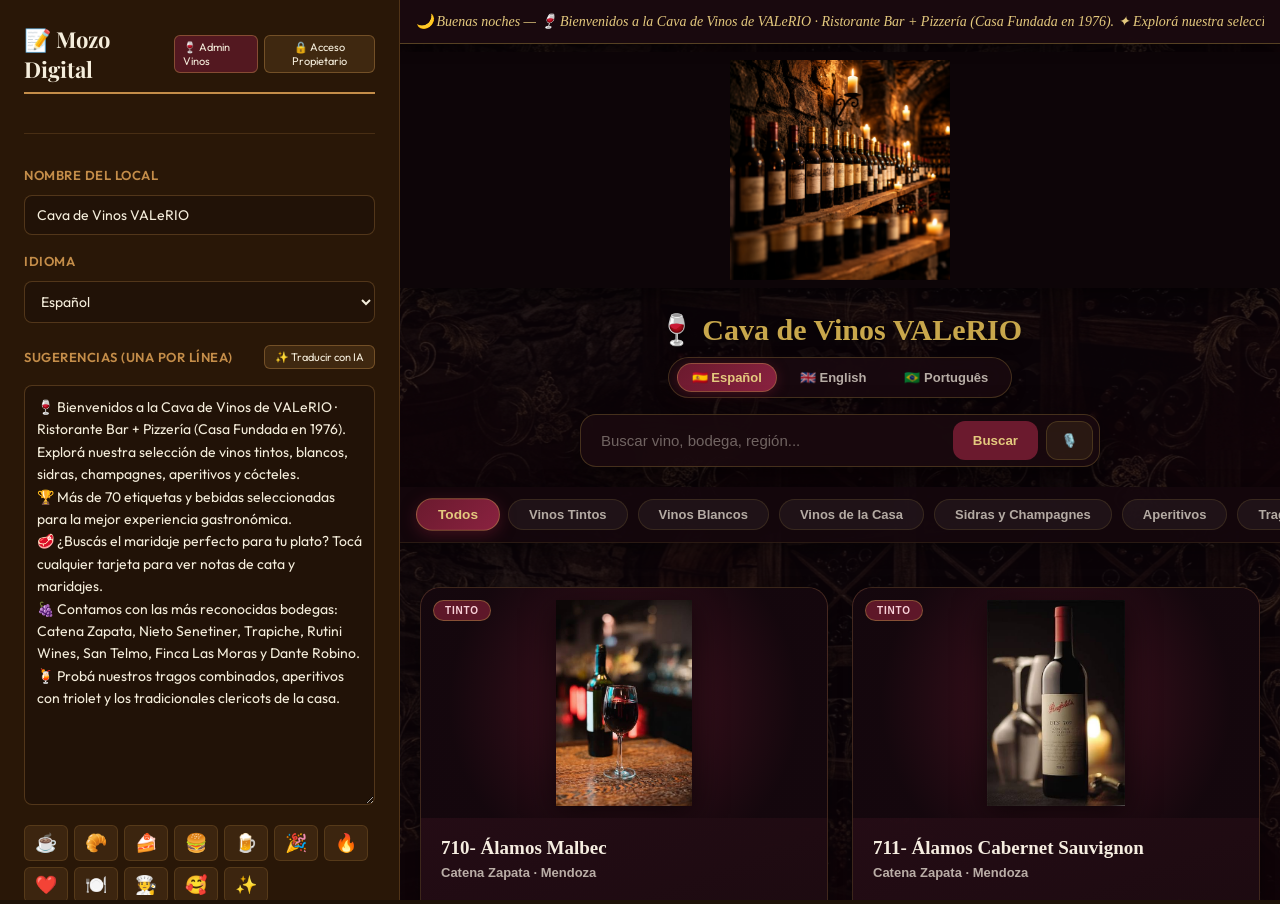
<file: admin/admin.html>
<!DOCTYPE html>
<html lang="es">

<head>
    <meta charset="UTF-8">
    <meta name="viewport" content="width=device-width, initial-scale=1.0">
    <title>Admin - Mozo Digital</title>
    <!-- Google Fonts for consistency -->
    <link
        href="https://fonts.googleapis.com/css2?family=Outfit:wght@300;400;500;600;700&family=Playfair+Display:ital,wght@0,500;0,600;0,700;1,500&display=swap"
        rel="stylesheet">
    <link rel="stylesheet" href="admin.css">
</head>

<body>

    <div class="layout">

        <!-- PANEL IZQUIERDO -->
        <div class="panel">

            <div
                style="display: flex; justify-content: space-between; align-items: center; border-bottom: 2px solid #c48d49; padding-bottom: 8px; margin-bottom: 12px; gap: 8px;">
                <h2 style="margin: 0; border: none; padding: 0;">📝 Mozo Digital</h2>
                <div style="display: flex; gap: 6px; align-items: center;">
                    <a href="../admin.html"
                        style="padding: 4px 8px; font-size: 11px; background: rgba(107, 26, 46, 0.65); border: 1px solid rgba(196, 141, 73, 0.45); border-radius: 6px; color: #f5eedc; text-decoration: none; display: inline-flex; align-items: center; gap: 4px; font-family: 'Outfit', sans-serif;">🍷 Admin Vinos</a>
                    <button id="btnLockAdmin" onclick="toggleAdminLock()"
                        style="padding: 4px 8px; font-size: 11px; background: rgba(196, 141, 73, 0.15); border: 1px solid rgba(196, 141, 73, 0.4); border-radius: 6px; color: #f5eedc; cursor: pointer; display: inline-flex; align-items: center; gap: 4px; font-family: 'Outfit', sans-serif; transition: all 0.2s;">🔒
                        Acceso Propietario</button>
                </div>
            </div>

            <!-- CONFIGURACIÓN DE TOKEN (EVITA EL PROMPT) -->
            <div class="token-section" id="tokenControlGroup" style="display: none;">
                <label>GitHub Token:</label>
                <div class="token-row">
                    <input type="password" id="token" placeholder="Pegar Token para editar">
                    <button id="btnSaveToken" title="Guardar Token">💾</button>
                    <button id="btnClearToken" title="Borrar Token" class="danger">🗑️</button>
                </div>
                <span id="tokenStatus">Validando...</span>
            </div>

            <hr style="border: 0; border-top: 1px solid rgba(196, 141, 73, 0.2); margin: 15px 0;">

            <label>Nombre del local</label>
            <input type="text" id="nombreLocal" placeholder="Ej: Tilo Café">

            <label>Idioma</label>
            <select id="idiomaSelect">
                <option value="es">Español</option>
                <option value="en">English</option>
                <option value="pt">Português</option>
            </select>

            <div
                style="display: flex; justify-content: space-between; align-items: center; margin-top: 10px; margin-bottom: 4px;">
                <label style="margin: 0;">Sugerencias (una por línea)</label>
                <button type="button" id="btnTraducir"
                    style="background: rgba(196, 141, 73, 0.15); border: 1px solid rgba(196, 141, 73, 0.4); border-radius: 6px; color: #f5eedc; font-size: 11px; padding: 4px 10px; cursor: pointer; display: flex; align-items: center; gap: 4px; font-family: 'Outfit', sans-serif;">✨
                    Traducir con IA</button>
            </div>
            <textarea id="editor" placeholder="Escribe aquí las sugerencias del día..."></textarea>

            <div class="emoji-list">
                <button type="button">☕</button>
                <button type="button">🥐</button>
                <button type="button">🍰</button>
                <button type="button">🍔</button>
                <button type="button">🍺</button>
                <button type="button">🎉</button>
                <button type="button">🔥</button>
                <button type="button">❤️</button>
                <button type="button">🍽️</button>
                <button type="button">🧑‍🍳</button>
                <button type="button">🥰</button>
                <button type="button">✨</button>
            </div>

            <button id="guardar" class="btn-main">Guardar en la nube (GitHub)</button>
            <small id="estado"></small>

            <div style="display: flex; gap: 8px; margin-top: 8px;">
                <a href="../admin.html" style="flex: 1; text-align: center; padding: 9px; background: rgba(107, 26, 46, 0.45); border: 1px solid rgba(196, 141, 73, 0.35); border-radius: 8px; color: #f5eedc; text-decoration: none; font-size: 13px; font-weight: 500; font-family: 'Outfit', sans-serif; display: flex; align-items: center; justify-content: center; gap: 4px; transition: all 0.2s;">🍷 Volver a Vinos</a>
                <a href="../index.html" target="_blank" style="flex: 1; text-align: center; padding: 9px; background: rgba(42, 94, 58, 0.45); border: 1px solid rgba(168, 240, 184, 0.35); border-radius: 8px; color: #a8f0b8; text-decoration: none; font-size: 13px; font-weight: 500; font-family: 'Outfit', sans-serif; display: flex; align-items: center; justify-content: center; gap: 4px; transition: all 0.2s;">👀 Abrir Carta</a>
            </div>

        </div>

        <!-- PREVIEW DERECHO -->
        <div class="preview">
            <iframe src="../index.html"></iframe>
        </div>

    </div>

    <script src="admin.js"></script>

</body>

</html>
</file>
<file: admin/admin.css>
body {
    margin: 0;
    font-family: 'Outfit', sans-serif;
    height: 100vh;
    overflow: hidden;
    background: #1e1208;
}

.layout {
    display: flex;
    height: 100vh;
}

.panel {
    width: 400px;
    background: #291707;
    /* Dark chocolate */
    color: #f5eedc;
    /* Soft cream text */
    padding: 24px;
    display: flex;
    flex-direction: column;
    gap: 12px;
    overflow-y: auto;
    border-right: 1px solid rgba(196, 141, 73, 0.25);
    box-sizing: border-box;
}

.panel h2 {
    font-family: 'Playfair Display', serif;
    margin-top: 0;
    color: #f5eedc;
    border-bottom: 2px solid #c48d49;
    padding-bottom: 8px;
    font-size: 22px;
}

.panel label {
    font-size: 13px;
    font-weight: 600;
    text-transform: uppercase;
    letter-spacing: 0.5px;
    color: #c48d49;
    margin-top: 6px;
}

.panel input,
.panel select,
.panel textarea {
    width: 100%;
    padding: 10px 12px;
    border-radius: 8px;
    border: 1px solid rgba(196, 141, 73, 0.3);
    background: rgba(30, 18, 8, 0.7);
    color: #f5eedc;
    font-family: 'Outfit', sans-serif;
    box-sizing: border-box;
    font-size: 14px;
    transition: border-color 0.2s ease, box-shadow 0.2s ease, background-color 0.2s ease, color 0.2s ease;
}

.panel input:focus,
.panel select:focus,
.panel textarea:focus {
    outline: none;
    border-color: #c48d49;
    box-shadow: 0 0 0 3px rgba(196, 141, 73, 0.25);
    background: rgba(54, 30, 9, 0.9);
}

#editor {
    min-height: 420px;
    resize: vertical;
    line-height: 1.6;
}

/* Token layout */
.token-section {
    display: flex;
    flex-direction: column;
    gap: 6px;
}

.token-row {
    display: flex;
    gap: 8px;
}

.token-row input {
    flex: 1;
}

.token-row button {
    background: #9c6c40;
    color: white;
    border: none;
    padding: 10px;
    border-radius: 8px;
    cursor: pointer;
    font-size: 14px;
    display: flex;
    align-items: center;
    justify-content: center;
    transition: all 0.2s;
    width: 42px;
}

.token-row button:hover {
    background: #c48d49;
}

.token-row button.danger {
    background: #b63a2c;
}

.token-row button.danger:hover {
    background: #8e2b1f;
}

#tokenStatus {
    font-size: 12px;
    font-weight: 500;
}

/* Emoji selection */
.emoji-list {
    display: flex;
    gap: 6px;
    flex-wrap: wrap;
    margin: 8px 0;
}

.emoji-list button {
    cursor: pointer;
    font-size: 18px;
    background: rgba(196, 141, 73, 0.12);
    border: 1px solid rgba(196, 141, 73, 0.2);
    border-radius: 6px;
    padding: 6px 10px;
    transition: all 0.2s;
}

.emoji-list button:hover {
    background: rgba(196, 141, 73, 0.25);
    transform: scale(1.1);
}

.btn-main {
    background: #9c6c40;
    color: white;
    font-family: 'Outfit', sans-serif;
    font-weight: 600;
    font-size: 15px;
    border: none;
    padding: 12px;
    border-radius: 8px;
    cursor: pointer;
    box-shadow: 0 4px 10px rgba(0, 0, 0, 0.3);
    transition: all 0.3s;
    margin-top: 10px;
}

.btn-main:hover {
    background: #c48d49;
    transform: translateY(-1px);
}

#estado {
    text-align: center;
    font-weight: 600;
    font-size: 13px;
    margin-top: 8px;
}

.preview {
    flex: 1;
    background: #1e1208;
}

.preview iframe {
    width: 100%;
    height: 100%;
    border: none;
}

#btnTraducir {
    transition: all 0.2s ease;
}

#btnTraducir:hover {
    background: rgba(196, 141, 73, 0.35) !important;
    transform: scale(1.02);
}

#btnLockAdmin:hover {
    background: rgba(196, 141, 73, 0.35) !important;
    transform: scale(1.02);
}
</file>
